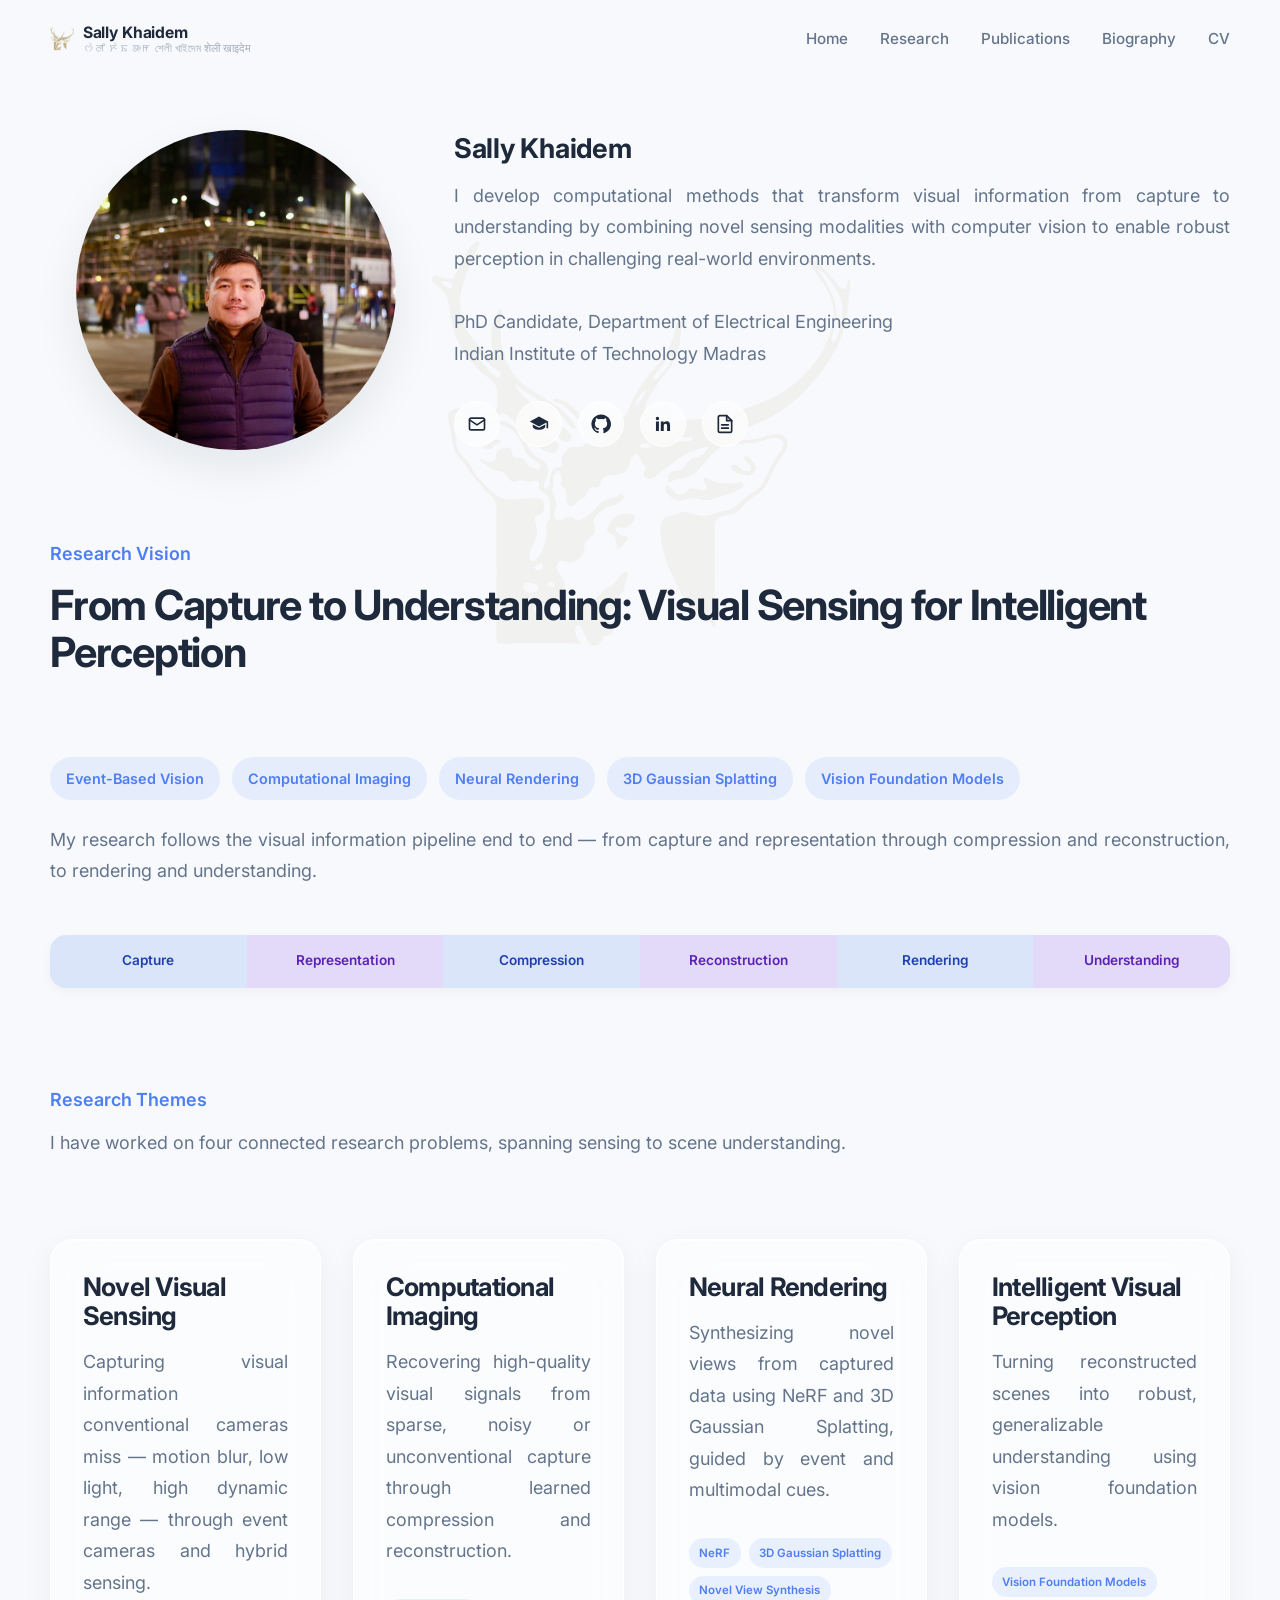
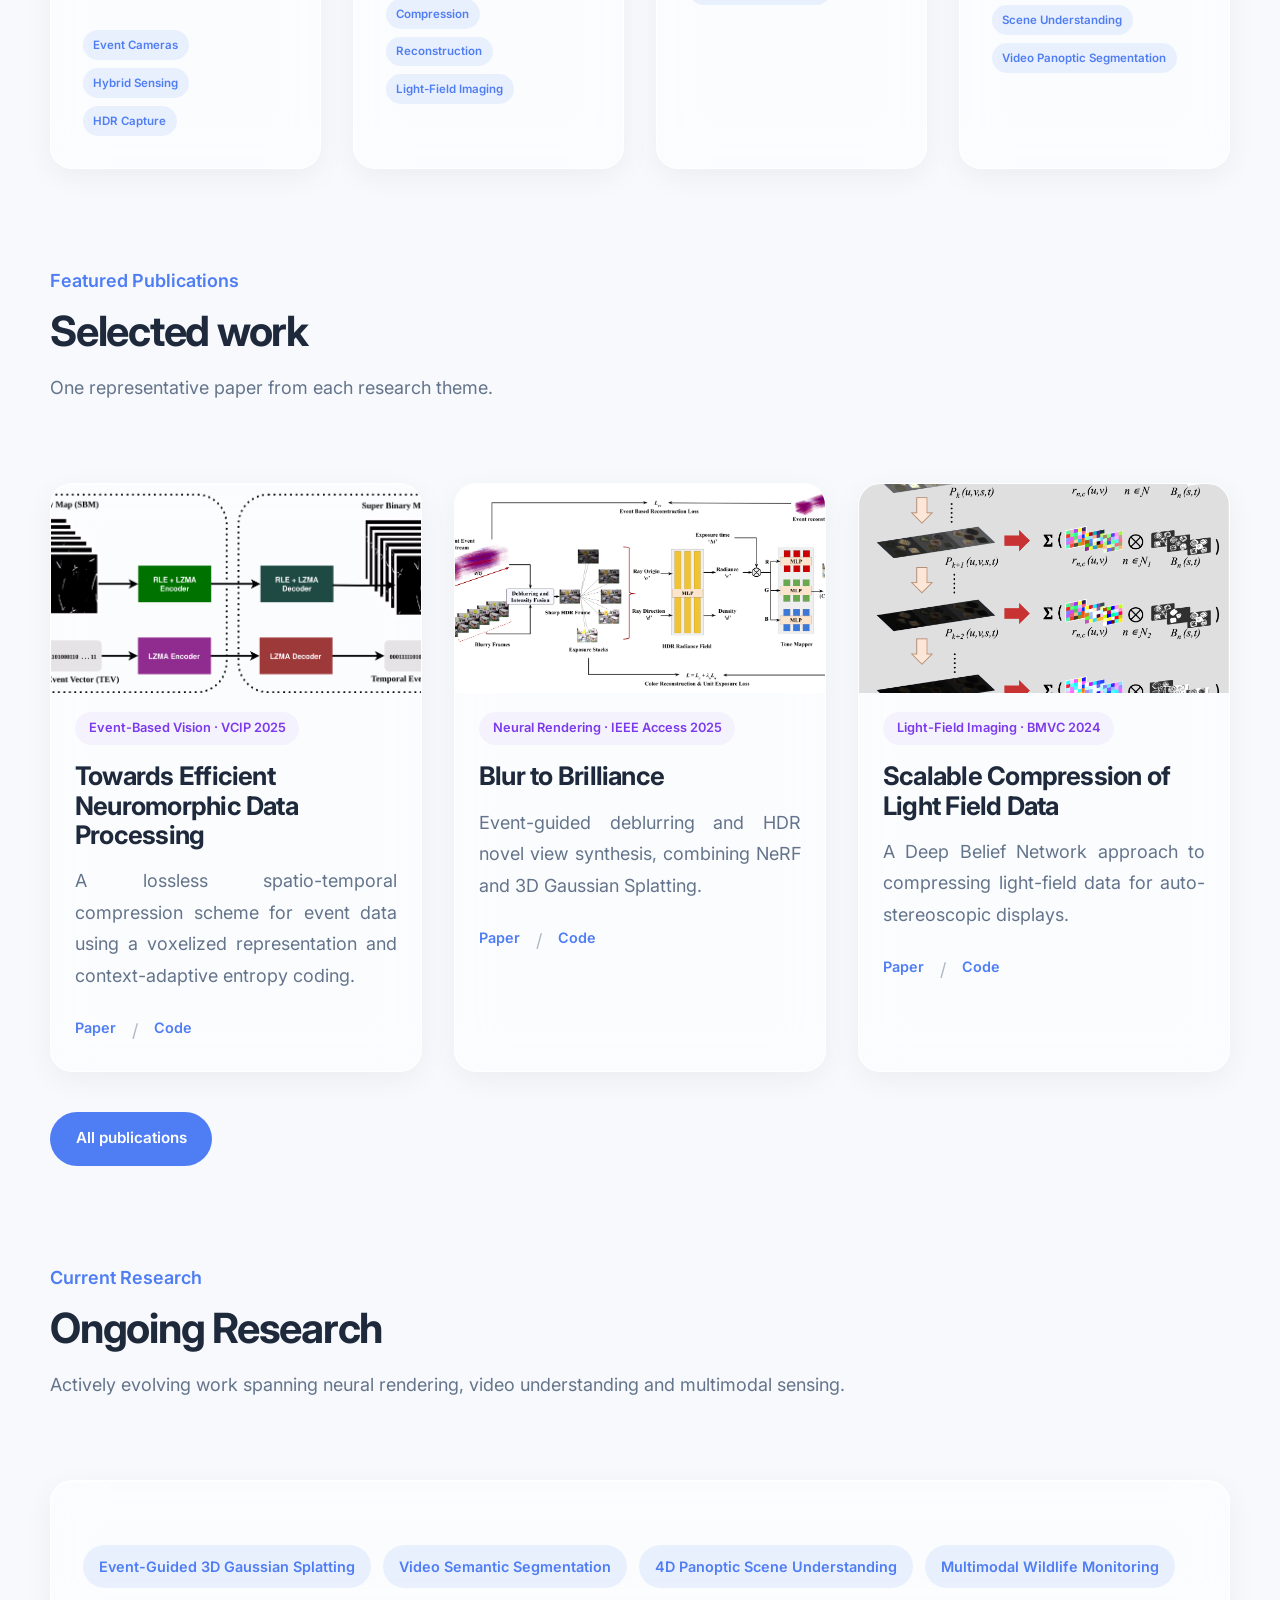
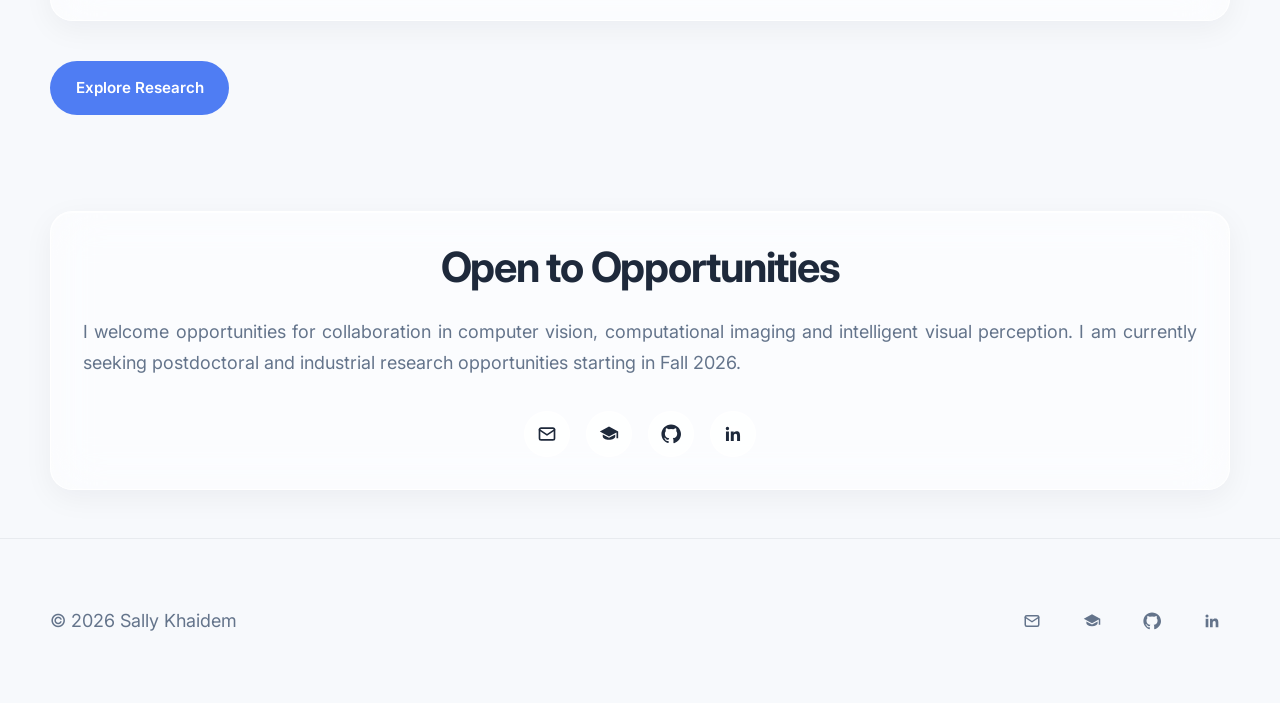
<file: index.html>
<!DOCTYPE html>
<html lang="en">
<head>
  <meta charset="UTF-8">
  <meta name="viewport" content="width=device-width, initial-scale=1">
  <title>Sally Khaidem</title>
  <meta name="description" content="I am a PhD researcher at IIT Madras working on event-based vision, computational imaging and neural rendering.">
  <link rel="icon" href="images/sangai.png" type="image/x-icon">
  <script>document.documentElement.classList.add("js");</script>

  <link href="https://fonts.googleapis.com/css2?family=Noto+Sans+Meetei+Mayek&family=Noto+Sans+Bengali&family=Noto+Sans+Devanagari&display=swap" rel="stylesheet">
  <link rel="stylesheet" href="css/style.css">
  <link rel="stylesheet" href="css/components.css">
  <link rel="stylesheet" href="css/responsive.css">

  <style>
    /* ----------------------------------------------------------
       Page-specific additions (kept minimal; everything else
       comes from style.css / components.css / responsive.css)
    ---------------------------------------------------------- */

    .hero-name{
      font-size: 1.05rem;
      font-weight: 600;
      color: var(--text-secondary);
      letter-spacing: .02em;
    }

    .hero-name-plate{
      display: flex;
      flex-wrap: wrap;
      align-items: baseline;
      gap: .7rem;
      margin-bottom: 1rem;
    }
    .hero-name-plate .name-en{
      font-size: 1.7rem;
      font-weight: 700;
      color: var(--text-primary);
      letter-spacing: -.01em;
    }
    .hero-name-plate .name-script{
      font-size: .85rem;
      font-weight: 400;
      letter-spacing: normal;
      color: var(--text-secondary);
      opacity: .55;
    }
    .hero-name-plate [lang="mni-Mtei"]{ font-family: 'Noto Sans Meetei Mayek', sans-serif }
    .hero-name-plate [lang="bn"]{ font-family: 'Noto Sans Bengali', sans-serif }
    .hero-name-plate [lang="hi"]{ font-family: 'Noto Sans Devanagari', sans-serif }
    @media (max-width:1024px){
      .hero-name-plate{ justify-content: center; }
    }

    .pipeline{
      display:flex;
      width:100%;
      flex-wrap:wrap;
      border-radius: var(--radius-md);
      overflow:hidden;
      box-shadow: var(--elevation-1);
      margin-top: 3rem;
    }
    .pipeline-arrow{
      display:none;
    }
    .pipeline-step{
      flex:1 1 16%;
      min-width: 110px;
      text-align:center;
      padding: .9rem .5rem;
      font-weight:600;
      font-size:.85rem;
      color: var(--text-primary);
      transition: var(--transition);
    }
    .pipeline-step:nth-child(1){ background: rgba(79,125,243,.16); color: #1E40AF; }
    .pipeline-step:nth-child(3){ background: rgba(124,58,237,.16); color: #5B21B6; }
    .pipeline-step:nth-child(5){ background: rgba(79,125,243,.16); color: #1E40AF; }
    .pipeline-step:nth-child(7){ background: rgba(124,58,237,.16); color: #5B21B6; }
    .pipeline-step:nth-child(9){ background: rgba(79,125,243,.16); color: #1E40AF; }
    .pipeline-step:nth-child(11){ background: rgba(124,58,237,.16); color: #5B21B6; }

    @media (max-width:640px){
      .pipeline-step{ flex-basis: 33.33%; font-size: .78rem; }
    }

    .publication-links a{
      font-size: .9rem;
      font-weight: 600;
    }
    .publication-links span.sep{
      color: var(--text-secondary);
      opacity: .5;
    }

    .current-research-list{
      display:flex;
      flex-direction:column;
      gap: 1.75rem;
    }
    .current-research-item h3{
      margin-bottom: .35rem;
    }
    .current-research-item p{
      max-width: none;
    }

    .theme-card .tag{
      font-size: .72rem;
      padding: .3rem .65rem;
    }
    .theme-card .tag-group{
      gap: .5rem;
    }

    /* Homepage-specific: tighter section rhythm than inner pages,
       to keep the whole page closer to ~2 screen heights. */
    #research-vision,
    #research-themes,
    #featured-publications,
    #current-research,
    #contact{
      padding: 3rem 0;
    }
    .hero{
      padding-top: 130px;
      padding-bottom: 2.5rem;
    }

    #featured-publications .publication-card{
      padding: 1.5rem;
    }
    #featured-publications .publication-image{
      margin: -1.5rem -1.5rem 1.1rem;
    }

  </style>
</head>
<body>

  <div class="watermark"></div>

  <!-- ============================================================
       NAVIGATION
  ============================================================ -->
  <header class="navbar">
    <div class="nav-container">
      <a href="index.html" class="logo">
        <img src="images/sangai.png" alt="Sally Khaidem">
        <span class="logo-name">
          <span class="logo-name-en">Sally Khaidem</span>
          <span class="logo-name-scripts"> <span class="name-script" lang="mni-Mtei">ꯁꯥꯂꯤ ꯈꯥꯏꯗꯦꯝ</span> <span class="name-script" lang="bn">শেলী খাইদেম</span> <span class="name-script" lang="hi">शेली खाइदेम</span></span>
        </span>
      </a>

      <nav class="nav-links">
        <a href="index.html">Home</a>
        <a href="research.html">Research</a>
        <a href="publications.html">Publications</a>
        <a href="biography.html">Biography</a>
        <a href="images/CV.pdf" target="_blank" rel="noopener">CV</a>
      </nav>

      <div class="menu-toggle" role="button" aria-label="Toggle menu" aria-expanded="false" tabindex="0">&#9776;</div>
    </div>
  </header>

  <!-- ============================================================
       HERO
  ============================================================ -->
  <section class="hero">
    <div class="container grid grid-center">

      <div class="col-4 flex-center">
        <div class="hero-photo">
          <img src="images/sally.jpeg" alt="Portrait of Sally Khaidem">
        </div>
      </div>

      <div class="col-8 hero-content">
        <h1 class="hero-name-plate">
          <span class="name-en">Sally Khaidem</span>
          <!--
          <span class="name-script" lang="mni-Mtei">ꯁꯥꯂꯤ ꯈꯥꯏꯗꯦꯝ</span>
          <span class="name-script" lang="bn">শেলী খাইদেম</span>
          <span class="name-script" lang="hi">शेली खाइदेम</span>
          -->
        </h1>

        <p class="hero-description">
          I develop computational methods that transform visual information from capture to understanding by combining novel sensing modalities with computer vision to enable robust perception in challenging real-world environments.
        </p>

        <p class="hero-affiliation">
          PhD Candidate, Department of Electrical Engineering<br>
          Indian Institute of Technology Madras
        </p>

        <div class="button-group">
          <a href="mailto:khaidemsally@gmail.com" class="icon-link" aria-label="Email" title="Email">
            <svg viewBox="0 0 24 24" fill="none" stroke="currentColor" stroke-width="2" stroke-linecap="round" stroke-linejoin="round"><rect x="3" y="5" width="18" height="14" rx="2"></rect><path d="m3 7 9 6 9-6"></path></svg>
          </a>
          <a href="https://scholar.google.com/citations?user=jx_fc4YAAAAJ&hl=en&authuser=1" class="icon-link" target="_blank" rel="noopener" aria-label="Google Scholar" title="Google Scholar">
            <svg viewBox="0 0 24 24" fill="currentColor"><path d="M12 3 1 9l11 6 9-4.91V17h2V9L12 3zm0 13.5L4.5 12.5V15c0 2 3 4 7.5 4s7.5-2 7.5-4v-2.5L12 16.5z"></path></svg>
          </a>
          <a href="https://github.com/sKhaidem" class="icon-link" target="_blank" rel="noopener" aria-label="GitHub" title="GitHub">
            <svg viewBox="0 0 24 24" fill="currentColor"><path d="M12 .5C5.73.5.5 5.73.5 12c0 5.08 3.29 9.39 7.86 10.91.57.1.78-.25.78-.55 0-.27-.01-1.16-.02-2.11-3.2.7-3.88-1.36-3.88-1.36-.53-1.34-1.29-1.7-1.29-1.7-1.05-.72.08-.71.08-.71 1.17.08 1.78 1.2 1.78 1.2 1.03 1.77 2.71 1.26 3.37.96.1-.75.4-1.26.73-1.55-2.55-.29-5.24-1.28-5.24-5.68 0-1.26.45-2.29 1.19-3.09-.12-.29-.52-1.47.11-3.06 0 0 .97-.31 3.18 1.18a11.05 11.05 0 0 1 5.79 0c2.2-1.49 3.18-1.18 3.18-1.18.63 1.59.23 2.77.11 3.06.74.8 1.19 1.83 1.19 3.09 0 4.41-2.69 5.38-5.25 5.67.41.36.78 1.06.78 2.15 0 1.55-.01 2.8-.01 3.18 0 .3.2.66.79.55C20.71 21.38 24 17.08 24 12c0-6.27-5.23-11.5-12-11.5Z"></path></svg>
          </a>
          <a href="https://www.linkedin.com/in/sally-khaidem-7914b257/" class="icon-link" target="_blank" rel="noopener" aria-label="LinkedIn" title="LinkedIn">
            <svg viewBox="0 0 24 24" fill="currentColor"><path d="M20.45 20.45h-3.55v-5.57c0-1.33-.02-3.04-1.85-3.04-1.85 0-2.14 1.45-2.14 2.94v5.67H9.36V9h3.41v1.56h.05c.48-.9 1.64-1.85 3.37-1.85 3.6 0 4.27 2.37 4.27 5.45v6.29zM5.34 7.43a2.06 2.06 0 1 1 0-4.12 2.06 2.06 0 0 1 0 4.12zM7.12 20.45H3.56V9h3.56v11.45z"></path></svg>
          </a>
          <a href="images/CV.pdf" class="icon-link" target="_blank" rel="noopener" aria-label="CV" title="CV">
            <svg viewBox="0 0 24 24" fill="none" stroke="currentColor" stroke-width="2" stroke-linecap="round" stroke-linejoin="round"><path d="M14 2H6a2 2 0 0 0-2 2v16a2 2 0 0 0 2 2h12a2 2 0 0 0 2-2V8z"></path><path d="M14 2v6h6"></path><line x1="8" y1="13" x2="16" y2="13"></line><line x1="8" y1="17" x2="16" y2="17"></line></svg>
          </a>
        </div>
      </div>

    </div>
  </section>

  <!-- ============================================================
       RESEARCH VISION
  ============================================================ -->
  <section id="research-vision">
    <div class="container fade-up">

      <div class="section-header">
        <p class="section-eyebrow" style="color:var(--accent); font-weight:600; margin-bottom:.75rem;">Research Vision</p>
        <h2 class="section-title">From Capture to Understanding: Visual Sensing for Intelligent Perception</h2>
      </div>

      <div class="tag-group">
        <span class="tag">Event-Based Vision</span>
        <span class="tag">Computational Imaging</span>
        <span class="tag">Neural Rendering</span>
        <span class="tag">3D Gaussian Splatting</span>
        <span class="tag">Vision Foundation Models</span>
      </div>

      <p class="reading" style="margin-top:1.5rem;">
        My research follows the visual information pipeline end to end — from capture and representation through compression and reconstruction, to rendering and understanding.
      </p>

      <div class="pipeline">
        <span class="pipeline-step">Capture</span>
        <span class="pipeline-arrow">&rarr;</span>
        <span class="pipeline-step">Representation</span>
        <span class="pipeline-arrow">&rarr;</span>
        <span class="pipeline-step">Compression</span>
        <span class="pipeline-arrow">&rarr;</span>
        <span class="pipeline-step">Reconstruction</span>
        <span class="pipeline-arrow">&rarr;</span>
        <span class="pipeline-step">Rendering</span>
        <span class="pipeline-arrow">&rarr;</span>
        <span class="pipeline-step">Understanding</span>
      </div>

    </div>
  </section>

  <!-- ============================================================
       RESEARCH THEMES
  ============================================================ -->
  <section id="research-themes">
    <div class="container fade-up">

      <div class="section-header">
        <p class="section-eyebrow" style="color:var(--accent); font-weight:600; margin-bottom:.75rem;">Research Themes</p>
        <!--
        <h2 class="section-title">Problems I work on</h2>
        -->
        <p class="section-subtitle">I have worked on four connected research problems, spanning sensing to scene understanding.</p>
      </div>

      <div class="card-grid">

        <div class="theme-card glass-card">
          <h3>Novel Visual Sensing</h3>
          <p>Capturing visual information conventional cameras miss &mdash; motion blur, low light, high dynamic range &mdash; through event cameras and hybrid sensing.</p>
          <div class="tag-group mt-sm">
            <span class="tag">Event Cameras</span>
            <span class="tag">Hybrid Sensing</span>
            <span class="tag">HDR Capture</span>
          </div>
        </div>

        <div class="theme-card glass-card">
          <h3>Computational Imaging</h3>
          <p>Recovering high-quality visual signals from sparse, noisy or unconventional capture through learned compression and reconstruction.</p>
          <div class="tag-group mt-sm">
            <span class="tag">Compression</span>
            <span class="tag">Reconstruction</span>
            <span class="tag">Light-Field Imaging</span>
          </div>
        </div>

        <div class="theme-card glass-card">
          <h3>Neural Rendering</h3>
          <p>Synthesizing novel views from captured data using NeRF and 3D Gaussian Splatting, guided by event and multimodal cues.</p>
          <div class="tag-group mt-sm">
            <span class="tag">NeRF</span>
            <span class="tag">3D Gaussian Splatting</span>
            <span class="tag">Novel View Synthesis</span>
          </div>
        </div>

        <div class="theme-card glass-card">
          <h3>Intelligent Visual Perception</h3>
          <p>Turning reconstructed scenes into robust, generalizable understanding using vision foundation models.</p>
          <div class="tag-group mt-sm">
            <span class="tag">Vision Foundation Models</span>
            <span class="tag">Scene Understanding</span>
            <span class="tag">Video Panoptic Segmentation</span>
          </div>
        </div>

      </div>

    </div>
  </section>

  <!-- ============================================================
       FEATURED PUBLICATIONS
  ============================================================ -->
  <section id="featured-publications">
    <div class="container fade-up">

      <div class="section-header">
        <p class="section-eyebrow" style="color:var(--accent); font-weight:600; margin-bottom:.75rem;">Featured Publications</p>
        <h2 class="section-title">Selected work</h2>
        <p class="section-subtitle">One representative paper from each research theme.</p>
      </div>

      <div class="publication-grid">

        <div class="publication-card glass-card">
          <div class="publication-image">
            <img src="images/vcip.png" alt="Thumbnail for VCIP 2025 paper">
          </div>
          <span class="venue">Event-Based Vision &middot; VCIP 2025</span>
          <h3>Towards Efficient Neuromorphic Data Processing</h3>
          <p>A lossless spatio-temporal compression scheme for event data using a voxelized representation and context-adaptive entropy coding.</p>
          <div class="publication-links">
            <a href="#">Paper</a>
            <span class="sep">/</span>
            <a href="#">Code</a>
          </div>
        </div>

        <div class="publication-card glass-card">
          <div class="publication-image">
            <img src="images/access.png" alt="Thumbnail for IEEE Access 2025 paper">
          </div>
          <span class="venue">Neural Rendering &middot; IEEE Access 2025</span>
          <h3>Blur to Brilliance</h3>
          <p>Event-guided deblurring and HDR novel view synthesis, combining NeRF and 3D Gaussian Splatting.</p>
          <div class="publication-links">
            <a href="#">Paper</a>
            <span class="sep">/</span>
            <a href="#">Code</a>
          </div>
        </div>

        <div class="publication-card glass-card">
          <div class="publication-image">
            <img src="images/BMVC.png" alt="Thumbnail for BMVC 2024 paper">
          </div>
          <span class="venue">Light-Field Imaging &middot; BMVC 2024</span>
          <h3>Scalable Compression of Light Field Data</h3>
          <p>A Deep Belief Network approach to compressing light-field data for auto-stereoscopic displays.</p>
          <div class="publication-links">
            <a href="#">Paper</a>
            <span class="sep">/</span>
            <a href="#">Code</a>
          </div>
        </div>

      </div>

      <div class="mt-lg">
        <a href="publications.html" class="btn btn-primary">All publications</a>
      </div>

    </div>
  </section>

<!-- ============================================================
     CURRENT RESEARCH
============================================================ -->
<section id="current-research">

    <div class="container fade-up">

        <div class="section-header">

            <p class="section-eyebrow"
               style="color:var(--accent); font-weight:600; margin-bottom:.75rem;">
                Current Research
            </p>

            <h2 class="section-title">
                Ongoing Research
            </h2>

            <p class="section-subtitle">
            Actively evolving work spanning neural rendering, video understanding and multimodal sensing.
        </p>

        </div>


        <div class="glass-card">
          <div class="tag-group">
            <span class="tag">Event-Guided 3D Gaussian Splatting</span>
            <span class="tag">Video Semantic Segmentation</span>
            <span class="tag">4D Panoptic Scene Understanding</span>
            <span class="tag">Multimodal Wildlife Monitoring</span>
          </div>
        </div>


        <div class="button-group mt-lg">

            <a href="research.html" class="btn btn-primary">
                Explore Research
            </a>

        </div>

    </div>

</section>

  <!-- ============================================================
       CONTACT
  ============================================================ -->
  <section id="contact">
    <div class="container fade-up">
      <div class="glass-card contact-card">
        <h2>Open to Opportunities</h2>
        <p style="margin-inline:auto;">I welcome opportunities for collaboration in computer vision, computational imaging and intelligent visual perception. I am currently seeking postdoctoral and industrial research opportunities starting in Fall 2026.</p>

        <div class="contact-links">
          <a href="mailto:khaidemsally@gmail.com" class="icon-link" aria-label="Email" title="Email">
            <svg viewBox="0 0 24 24" fill="none" stroke="currentColor" stroke-width="2" stroke-linecap="round" stroke-linejoin="round"><rect x="3" y="5" width="18" height="14" rx="2"></rect><path d="m3 7 9 6 9-6"></path></svg>
          </a>
          <a href="https://scholar.google.com/citations?user=jx_fc4YAAAAJ&hl=en&authuser=1" class="icon-link" target="_blank" rel="noopener" aria-label="Google Scholar" title="Google Scholar">
            <svg viewBox="0 0 24 24" fill="currentColor"><path d="M12 3 1 9l11 6 9-4.91V17h2V9L12 3zm0 13.5L4.5 12.5V15c0 2 3 4 7.5 4s7.5-2 7.5-4v-2.5L12 16.5z"></path></svg>
          </a>
          <a href="https://github.com/sKhaidem" class="icon-link" target="_blank" rel="noopener" aria-label="GitHub" title="GitHub">
            <svg viewBox="0 0 24 24" fill="currentColor"><path d="M12 .5C5.73.5.5 5.73.5 12c0 5.08 3.29 9.39 7.86 10.91.57.1.78-.25.78-.55 0-.27-.01-1.16-.02-2.11-3.2.7-3.88-1.36-3.88-1.36-.53-1.34-1.29-1.7-1.29-1.7-1.05-.72.08-.71.08-.71 1.17.08 1.78 1.2 1.78 1.2 1.03 1.77 2.71 1.26 3.37.96.1-.75.4-1.26.73-1.55-2.55-.29-5.24-1.28-5.24-5.68 0-1.26.45-2.29 1.19-3.09-.12-.29-.52-1.47.11-3.06 0 0 .97-.31 3.18 1.18a11.05 11.05 0 0 1 5.79 0c2.2-1.49 3.18-1.18 3.18-1.18.63 1.59.23 2.77.11 3.06.74.8 1.19 1.83 1.19 3.09 0 4.41-2.69 5.38-5.25 5.67.41.36.78 1.06.78 2.15 0 1.55-.01 2.8-.01 3.18 0 .3.2.66.79.55C20.71 21.38 24 17.08 24 12c0-6.27-5.23-11.5-12-11.5Z"></path></svg>
          </a>
          <a href="https://www.linkedin.com/in/sally-khaidem-7914b257/" class="icon-link" target="_blank" rel="noopener" aria-label="LinkedIn" title="LinkedIn">
            <svg viewBox="0 0 24 24" fill="currentColor"><path d="M20.45 20.45h-3.55v-5.57c0-1.33-.02-3.04-1.85-3.04-1.85 0-2.14 1.45-2.14 2.94v5.67H9.36V9h3.41v1.56h.05c.48-.9 1.64-1.85 3.37-1.85 3.6 0 4.27 2.37 4.27 5.45v6.29zM5.34 7.43a2.06 2.06 0 1 1 0-4.12 2.06 2.06 0 0 1 0 4.12zM7.12 20.45H3.56V9h3.56v11.45z"></path></svg>
          </a>
        </div>
      </div>
    </div>
  </section>

  <!-- ============================================================
       FOOTER
  ============================================================ -->
  <footer>
    <div class="container footer-content">
      <p>&copy; 2026 Sally Khaidem</p>
      <div class="footer-links">
        <a href="mailto:khaidemsally@gmail.com" class="footer-icon-link" aria-label="Email" title="Email">
          <svg viewBox="0 0 24 24" fill="none" stroke="currentColor" stroke-width="2" stroke-linecap="round" stroke-linejoin="round"><rect x="3" y="5" width="18" height="14" rx="2"></rect><path d="m3 7 9 6 9-6"></path></svg>
        </a>
        <a href="https://scholar.google.com/citations?user=jx_fc4YAAAAJ&hl=en&authuser=1" class="footer-icon-link" target="_blank" rel="noopener" aria-label="Google Scholar" title="Google Scholar">
          <svg viewBox="0 0 24 24" fill="currentColor"><path d="M12 3 1 9l11 6 9-4.91V17h2V9L12 3zm0 13.5L4.5 12.5V15c0 2 3 4 7.5 4s7.5-2 7.5-4v-2.5L12 16.5z"></path></svg>
        </a>
        <a href="https://github.com/sKhaidem" class="footer-icon-link" target="_blank" rel="noopener" aria-label="GitHub" title="GitHub">
          <svg viewBox="0 0 24 24" fill="currentColor"><path d="M12 .5C5.73.5.5 5.73.5 12c0 5.08 3.29 9.39 7.86 10.91.57.1.78-.25.78-.55 0-.27-.01-1.16-.02-2.11-3.2.7-3.88-1.36-3.88-1.36-.53-1.34-1.29-1.7-1.29-1.7-1.05-.72.08-.71.08-.71 1.17.08 1.78 1.2 1.78 1.2 1.03 1.77 2.71 1.26 3.37.96.1-.75.4-1.26.73-1.55-2.55-.29-5.24-1.28-5.24-5.68 0-1.26.45-2.29 1.19-3.09-.12-.29-.52-1.47.11-3.06 0 0 .97-.31 3.18 1.18a11.05 11.05 0 0 1 5.79 0c2.2-1.49 3.18-1.18 3.18-1.18.63 1.59.23 2.77.11 3.06.74.8 1.19 1.83 1.19 3.09 0 4.41-2.69 5.38-5.25 5.67.41.36.78 1.06.78 2.15 0 1.55-.01 2.8-.01 3.18 0 .3.2.66.79.55C20.71 21.38 24 17.08 24 12c0-6.27-5.23-11.5-12-11.5Z"></path></svg>
        </a>
        <a href="https://www.linkedin.com/in/sally-khaidem-7914b257/" class="footer-icon-link" target="_blank" rel="noopener" aria-label="LinkedIn" title="LinkedIn">
          <svg viewBox="0 0 24 24" fill="currentColor"><path d="M20.45 20.45h-3.55v-5.57c0-1.33-.02-3.04-1.85-3.04-1.85 0-2.14 1.45-2.14 2.94v5.67H9.36V9h3.41v1.56h.05c.48-.9 1.64-1.85 3.37-1.85 3.6 0 4.27 2.37 4.27 5.45v6.29zM5.34 7.43a2.06 2.06 0 1 1 0-4.12 2.06 2.06 0 0 1 0 4.12zM7.12 20.45H3.56V9h3.56v11.45z"></path></svg>
        </a>
      </div>
    </div>
  </footer>

  <script src="js/main.js"></script>
</body>
</html>
</file>
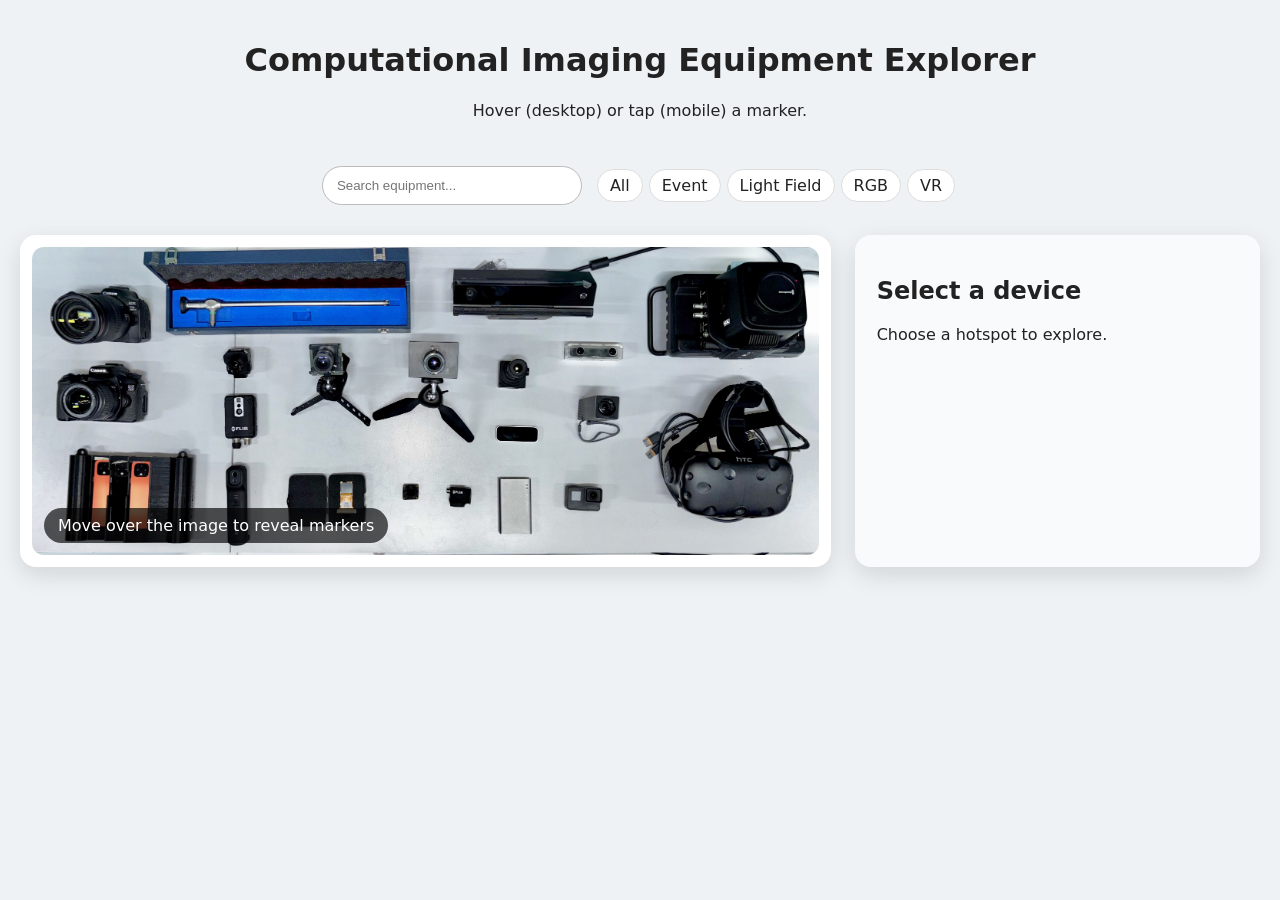
<file: equipment-explorer/index.html>
<!DOCTYPE html>
<html lang="en">
<head>
<meta charset="UTF-8">
<meta name="viewport" content="width=device-width,initial-scale=1">
<title>Equipment Explorer</title>
<link rel="stylesheet" href="css/style.css">
</head>
<body>
<header><h1>Computational Imaging Equipment Explorer</h1>
<p>Hover (desktop) or tap (mobile) a marker.</p></header>

<div class="toolbar">
<input id="search" placeholder="Search equipment...">
<div id="chips"></div>
</div>

<div class="layout">
<div class="image-panel" id="panel">
<img src="images/equipment.jpg" alt="equipment">

<button class="spot" data-id="event" style="left:48%;top:33%;">1</button>
<button class="spot" data-id="lightfield" style="left:21%;top:10%;">2</button>
<button class="spot" data-id="dslr" style="left:4%;top:7%;">3</button>
<button class="spot" data-id="vr" style="left:84%;top:66%;">4</button>

<div class="hint">Move over the image to reveal markers</div>
</div>

<aside class="card" id="card">
<h2>Select a device</h2>
<p>Choose a hotspot to explore.</p>
</aside>
</div>

<div id="sheet" class="sheet"></div>

<script src="js/equipment.js"></script>
<script src="js/app.js"></script>
</body>
</html>
</file>
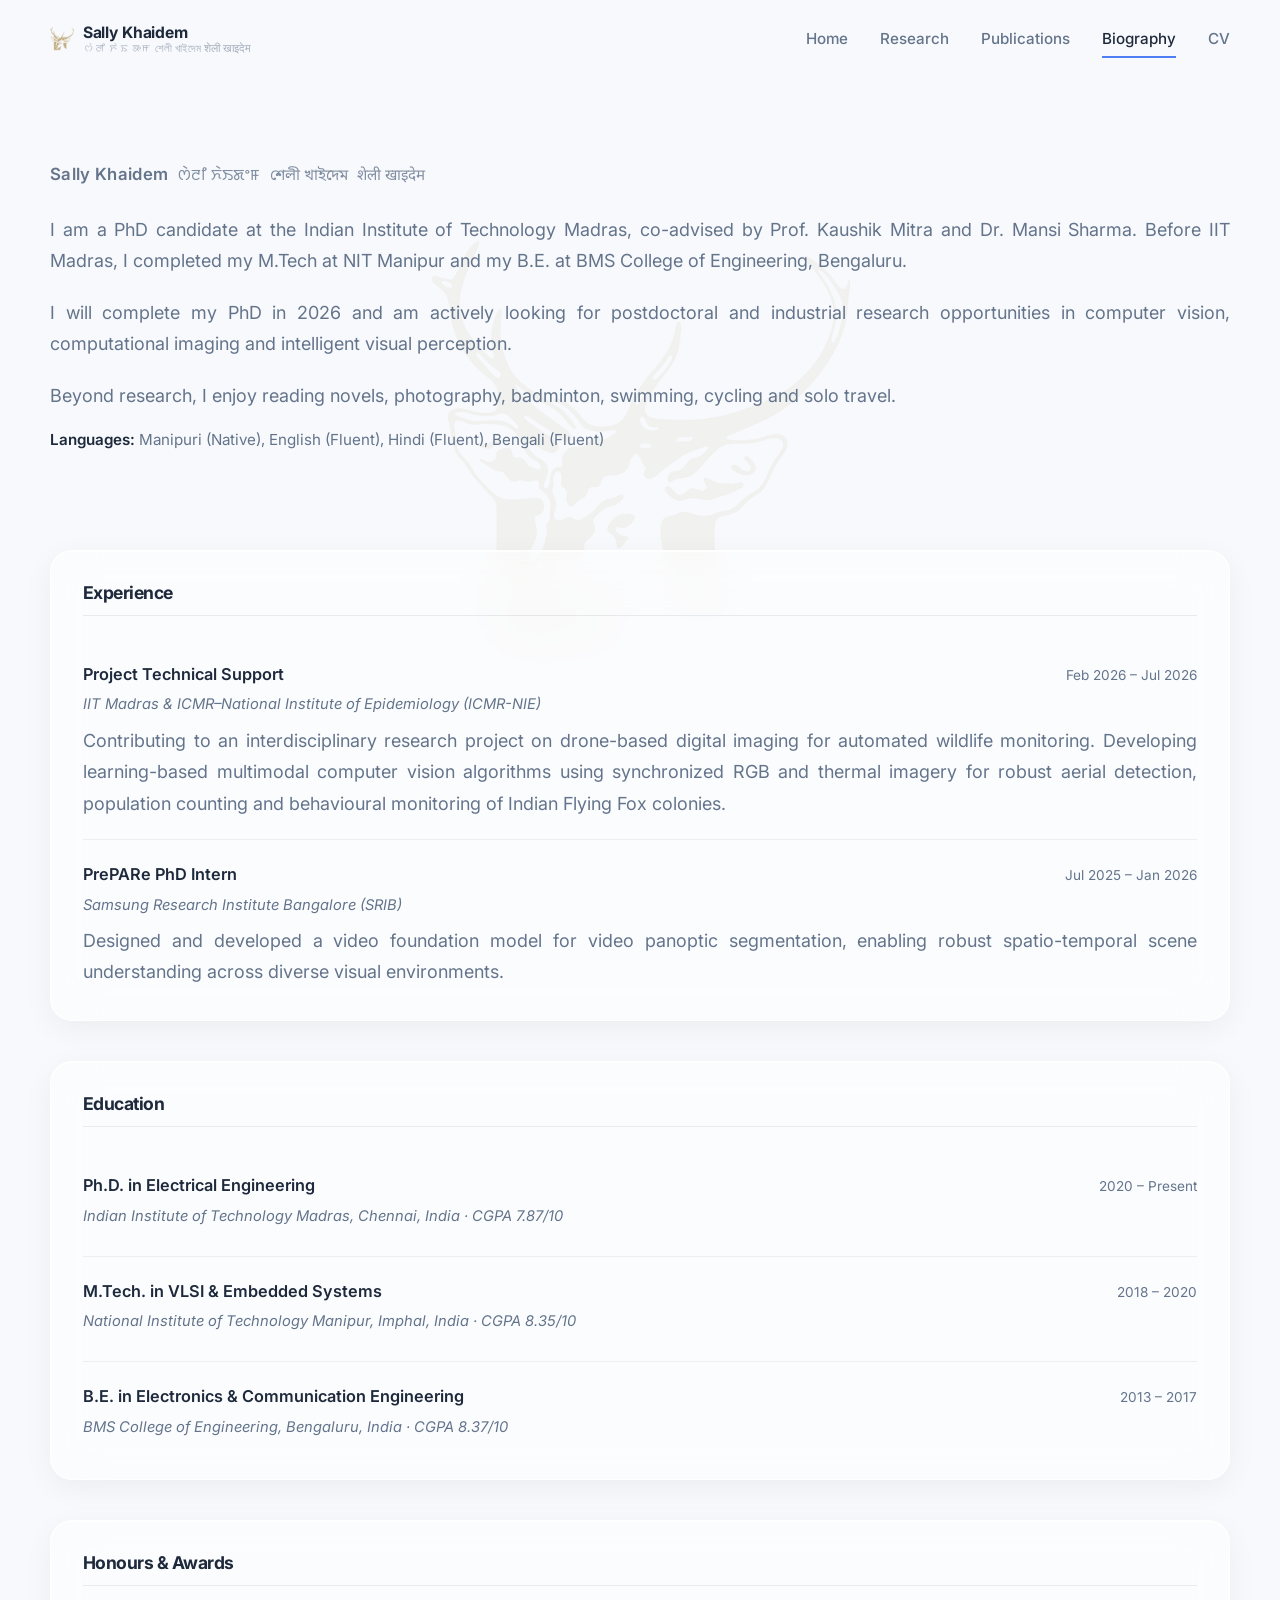
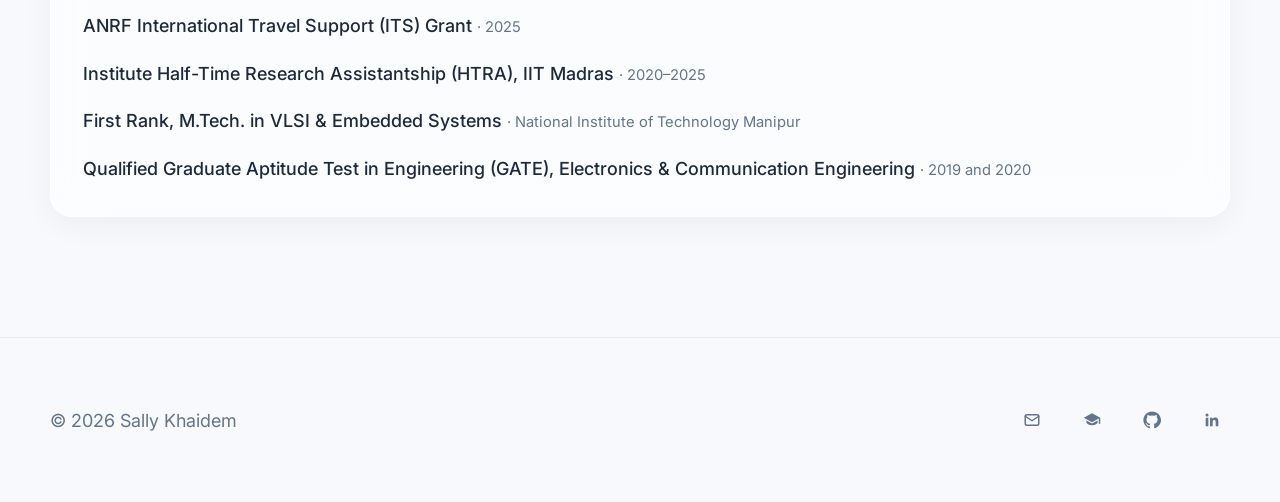
<file: biography.html>
<!DOCTYPE html>
<html lang="en">
<head>
  <meta charset="UTF-8">
  <meta name="viewport" content="width=device-width, initial-scale=1">
  <title>Biography — Sally Khaidem</title>
  <meta name="description" content="Education, experience, awards and interests of Sally Khaidem, PhD researcher at IIT Madras.">
  <link rel="icon" href="images/sangai.png" type="image/x-icon">
  <script>document.documentElement.classList.add("js");</script>

  <link href="https://fonts.googleapis.com/css2?family=Noto+Sans+Meetei+Mayek&family=Noto+Sans+Bengali&family=Noto+Sans+Devanagari&display=swap" rel="stylesheet">
  <link rel="stylesheet" href="css/style.css">
  <link rel="stylesheet" href="css/components.css">
  <link rel="stylesheet" href="css/responsive.css">

  <style>
    /* ----------------------------------------------------------
       Page-specific additions (same pattern as other pages)
    ---------------------------------------------------------- */

    .nav-links a.active{ color: var(--text-primary); }
    .nav-links a.active::after{ transform: scaleX(1); }

    .page-header{
      padding-top: 160px;
      padding-bottom: 1rem;
    }
    .page-eyebrow{
      color: var(--accent);
      font-weight: 600;
      margin-bottom: .75rem;
    }
    .page-title{
      font-size: var(--fs-h1);
      margin-bottom: 1.25rem;
    }

    .bio-name-plate{
      display: flex;
      flex-wrap: wrap;
      align-items: baseline;
      gap: .6rem;
      margin-bottom: 1.5rem;
    }
    .bio-name-plate .name-en{
      font-size: 1.05rem;
      font-weight: 600;
      color: var(--text-secondary);
      letter-spacing: .02em;
    }
    .bio-name-plate .name-script{
      font-size: .95rem;
      color: var(--text-secondary);
      opacity: .8;
    }
    .bio-name-plate [lang="mni-Mtei"]{ font-family: 'Noto Sans Meetei Mayek', sans-serif; }
    .bio-name-plate [lang="bn"]{ font-family: 'Noto Sans Bengali', sans-serif; }
    .bio-name-plate [lang="hi"]{ font-family: 'Noto Sans Devanagari', sans-serif; }

    .theme-block{
      margin-bottom: 2.5rem;
    }
    .theme-block-title{
      font-size: 1.1rem;
      color: var(--text-primary);
      margin-bottom: 1.5rem;
      padding-bottom: .75rem;
      border-bottom: 1px solid rgba(15,23,42,.08);
    }

    .entry{
      padding: 1.25rem 0;
      border-bottom: 1px solid rgba(15,23,42,.06);
    }
    .theme-block .entry:last-child{
      border-bottom: none;
      padding-bottom: 0;
    }
    .entry-top{
      display:flex;
      justify-content: space-between;
      align-items: baseline;
      gap: 1rem;
      flex-wrap: wrap;
      margin-bottom: .25rem;
    }
    .entry-title{
      color: var(--text-primary);
      font-weight: 600;
      font-size: 1.02rem;
    }
    .entry-meta{
      font-size: .85rem;
      color: var(--text-secondary);
      white-space: nowrap;
    }
    .entry-sub{
      font-size: .92rem;
      color: var(--text-secondary);
      font-style: italic;
      margin-bottom: .4rem;
    }
    .entry p{
      max-width: none;
    }

    .award-list{
      display:flex;
      flex-direction:column;
      gap: 1rem;
    }
    .award-item{
      color: var(--text-primary);
      font-weight: 500;
    }
    .award-item .award-meta{
      color: var(--text-secondary);
      font-weight: 400;
      font-size: .92rem;
    }

    .languages-row{
      margin-top: 1rem;
      color: var(--text-secondary);
      font-size: .95rem;
    }
    .languages-row strong{
      color: var(--text-primary);
    }

    @media (max-width:768px){
      .page-header{ padding-top:120px; }
      .entry-top{ flex-direction:column; gap:.25rem; }
    }
  </style>
</head>
<body>

  <div class="watermark"></div>

  <!-- ============================================================
       NAVIGATION
  ============================================================ -->
  <header class="navbar">
    <div class="nav-container">
      <a href="index.html" class="logo">
        <img src="images/sangai.png" alt="Sally Khaidem">
        <span class="logo-name">
          <span class="logo-name-en">Sally Khaidem</span>
          <span class="logo-name-scripts"><span class="name-script" lang="mni-Mtei">ꯁꯥꯂꯤ ꯈꯥꯏꯗꯦꯝ</span> <span class="name-script" lang="bn">শেলী খাইদেম</span> <span class="name-script" lang="hi">शेली खाइदेम</span></span>
        </span>
      </a>

      <nav class="nav-links">
        <a href="index.html">Home</a>
        <a href="research.html">Research</a>
        <a href="publications.html">Publications</a>
        <a href="biography.html" class="active">Biography</a>
        <a href="images/CV.pdf" target="_blank" rel="noopener">CV</a>
      </nav>

      <div class="menu-toggle" role="button" aria-label="Toggle menu" aria-expanded="false" tabindex="0">&#9776;</div>
    </div>
  </header>

  <!-- ============================================================
       PAGE HEADER
  ============================================================ -->
  <section class="page-header">
    <div class="container fade-up">
      <!--
      <p class="page-eyebrow">Biography</p>
      -->
      <div class="bio-name-plate">
        <span class="name-en">Sally Khaidem</span>
        <span class="name-script" lang="mni-Mtei">ꯁꯥꯂꯤ ꯈꯥꯏꯗꯦꯝ</span>
        <span class="name-script" lang="bn">শেলী খাইদেম</span>
        <span class="name-script" lang="hi">शेली खाइदेम</span>
      </div>

      <!--

      <h1 class="page-title">Who I am</h1>
      -->
      <p class="reading">
        I am a PhD candidate at the Indian Institute of Technology Madras, co-advised by
        Prof. Kaushik Mitra and Dr. Mansi Sharma. Before IIT Madras, I completed my M.Tech at
        NIT Manipur and my B.E. at BMS College of Engineering, Bengaluru.
      </p>

      <p class="reading" style="margin-top:1.25rem;">
        I will complete my PhD in 2026 and am actively looking for postdoctoral and industrial
        research opportunities in computer vision, computational imaging and intelligent visual
        perception.
      </p>

      <p class="reading" style="margin-top:1.25rem;">
        Beyond research, I enjoy reading novels, photography, badminton, swimming, cycling and
        solo travel.
      </p>

      <p class="languages-row"><strong>Languages:</strong> Manipuri (Native), English (Fluent), Hindi (Fluent), Bengali (Fluent)</p>
    </div>
  </section>

  <!-- ============================================================
       EXPERIENCE
  ============================================================ -->
  <section id="experience">
    <div class="container fade-up">

      <div class="glass-card theme-block">
        <h3 class="theme-block-title">Experience</h3>

        <div class="entry">
          <div class="entry-top">
            <span class="entry-title">Project Technical Support</span>
            <span class="entry-meta">Feb 2026 &ndash; Jul 2026</span>
          </div>
          <p class="entry-sub">IIT Madras &amp; ICMR&ndash;National Institute of Epidemiology (ICMR-NIE)</p>
          <p>Contributing to an interdisciplinary research project on drone-based digital imaging for automated wildlife monitoring. Developing learning-based multimodal computer vision algorithms using synchronized RGB and thermal imagery for robust aerial detection, population counting and behavioural monitoring of Indian Flying Fox colonies.</p>
        </div>

        <div class="entry">
          <div class="entry-top">
            <span class="entry-title">PrePARe PhD Intern</span>
            <span class="entry-meta">Jul 2025 &ndash; Jan 2026</span>
          </div>
          <p class="entry-sub">Samsung Research Institute Bangalore (SRIB)</p>
          <p>Designed and developed a video foundation model for video panoptic segmentation, enabling robust spatio-temporal scene understanding across diverse visual environments.</p>
        </div>
      </div>

      <!-- ========================================================
           EDUCATION
      ======================================================== -->
      <div class="glass-card theme-block">
        <h3 class="theme-block-title">Education</h3>

        <div class="entry">
          <div class="entry-top">
            <span class="entry-title">Ph.D. in Electrical Engineering</span>
            <span class="entry-meta">2020 &ndash; Present</span>
          </div>
          <p class="entry-sub">Indian Institute of Technology Madras, Chennai, India &middot; CGPA 7.87/10</p>
        </div>

        <div class="entry">
          <div class="entry-top">
            <span class="entry-title">M.Tech. in VLSI &amp; Embedded Systems</span>
            <span class="entry-meta">2018 &ndash; 2020</span>
          </div>
          <p class="entry-sub">National Institute of Technology Manipur, Imphal, India &middot; CGPA 8.35/10</p>
        </div>

        <div class="entry">
          <div class="entry-top">
            <span class="entry-title">B.E. in Electronics &amp; Communication Engineering</span>
            <span class="entry-meta">2013 &ndash; 2017</span>
          </div>
          <p class="entry-sub">BMS College of Engineering, Bengaluru, India &middot; CGPA 8.37/10</p>
        </div>
      </div>

      <!-- ========================================================
           AWARDS & HONOURS
      ======================================================== -->
      <div class="glass-card theme-block">
        <h3 class="theme-block-title">Honours &amp; Awards</h3>

        <div class="award-list">
          <div class="award-item">ANRF International Travel Support (ITS) Grant <span class="award-meta">&middot; 2025</span></div>
          <div class="award-item">Institute Half-Time Research Assistantship (HTRA), IIT Madras <span class="award-meta">&middot; 2020&ndash;2025</span></div>
          <div class="award-item">First Rank, M.Tech. in VLSI &amp; Embedded Systems <span class="award-meta">&middot; National Institute of Technology Manipur</span></div>
          <div class="award-item">Qualified Graduate Aptitude Test in Engineering (GATE), Electronics &amp; Communication Engineering <span class="award-meta">&middot; 2019 and 2020</span></div>
        </div>
      </div>

    </div>
  </section>

  <!-- ============================================================
       FOOTER
  ============================================================ -->
  <footer>
    <div class="container footer-content">
      <p>&copy; 2026 Sally Khaidem</p>
      <div class="footer-links">
        <a href="mailto:khaidemsally@gmail.com" class="footer-icon-link" aria-label="Email" title="Email">
          <svg viewBox="0 0 24 24" fill="none" stroke="currentColor" stroke-width="2" stroke-linecap="round" stroke-linejoin="round"><rect x="3" y="5" width="18" height="14" rx="2"></rect><path d="m3 7 9 6 9-6"></path></svg>
        </a>
        <a href="https://scholar.google.com/citations?user=jx_fc4YAAAAJ&hl=en&authuser=1" class="footer-icon-link" target="_blank" rel="noopener" aria-label="Google Scholar" title="Google Scholar">
          <svg viewBox="0 0 24 24" fill="currentColor"><path d="M12 3 1 9l11 6 9-4.91V17h2V9L12 3zm0 13.5L4.5 12.5V15c0 2 3 4 7.5 4s7.5-2 7.5-4v-2.5L12 16.5z"></path></svg>
        </a>
        <a href="https://github.com/sKhaidem" class="footer-icon-link" target="_blank" rel="noopener" aria-label="GitHub" title="GitHub">
          <svg viewBox="0 0 24 24" fill="currentColor"><path d="M12 .5C5.73.5.5 5.73.5 12c0 5.08 3.29 9.39 7.86 10.91.57.1.78-.25.78-.55 0-.27-.01-1.16-.02-2.11-3.2.7-3.88-1.36-3.88-1.36-.53-1.34-1.29-1.7-1.29-1.7-1.05-.72.08-.71.08-.71 1.17.08 1.78 1.2 1.78 1.2 1.03 1.77 2.71 1.26 3.37.96.1-.75.4-1.26.73-1.55-2.55-.29-5.24-1.28-5.24-5.68 0-1.26.45-2.29 1.19-3.09-.12-.29-.52-1.47.11-3.06 0 0 .97-.31 3.18 1.18a11.05 11.05 0 0 1 5.79 0c2.2-1.49 3.18-1.18 3.18-1.18.63 1.59.23 2.77.11 3.06.74.8 1.19 1.83 1.19 3.09 0 4.41-2.69 5.38-5.25 5.67.41.36.78 1.06.78 2.15 0 1.55-.01 2.8-.01 3.18 0 .3.2.66.79.55C20.71 21.38 24 17.08 24 12c0-6.27-5.23-11.5-12-11.5Z"></path></svg>
        </a>
        <a href="https://www.linkedin.com/in/sally-khaidem-7914b257/" class="footer-icon-link" target="_blank" rel="noopener" aria-label="LinkedIn" title="LinkedIn">
          <svg viewBox="0 0 24 24" fill="currentColor"><path d="M20.45 20.45h-3.55v-5.57c0-1.33-.02-3.04-1.85-3.04-1.85 0-2.14 1.45-2.14 2.94v5.67H9.36V9h3.41v1.56h.05c.48-.9 1.64-1.85 3.37-1.85 3.6 0 4.27 2.37 4.27 5.45v6.29zM5.34 7.43a2.06 2.06 0 1 1 0-4.12 2.06 2.06 0 0 1 0 4.12zM7.12 20.45H3.56V9h3.56v11.45z"></path></svg>
        </a>
      </div>
    </div>
  </footer>

  <script src="js/main.js"></script>
</body>
</html>
</file>
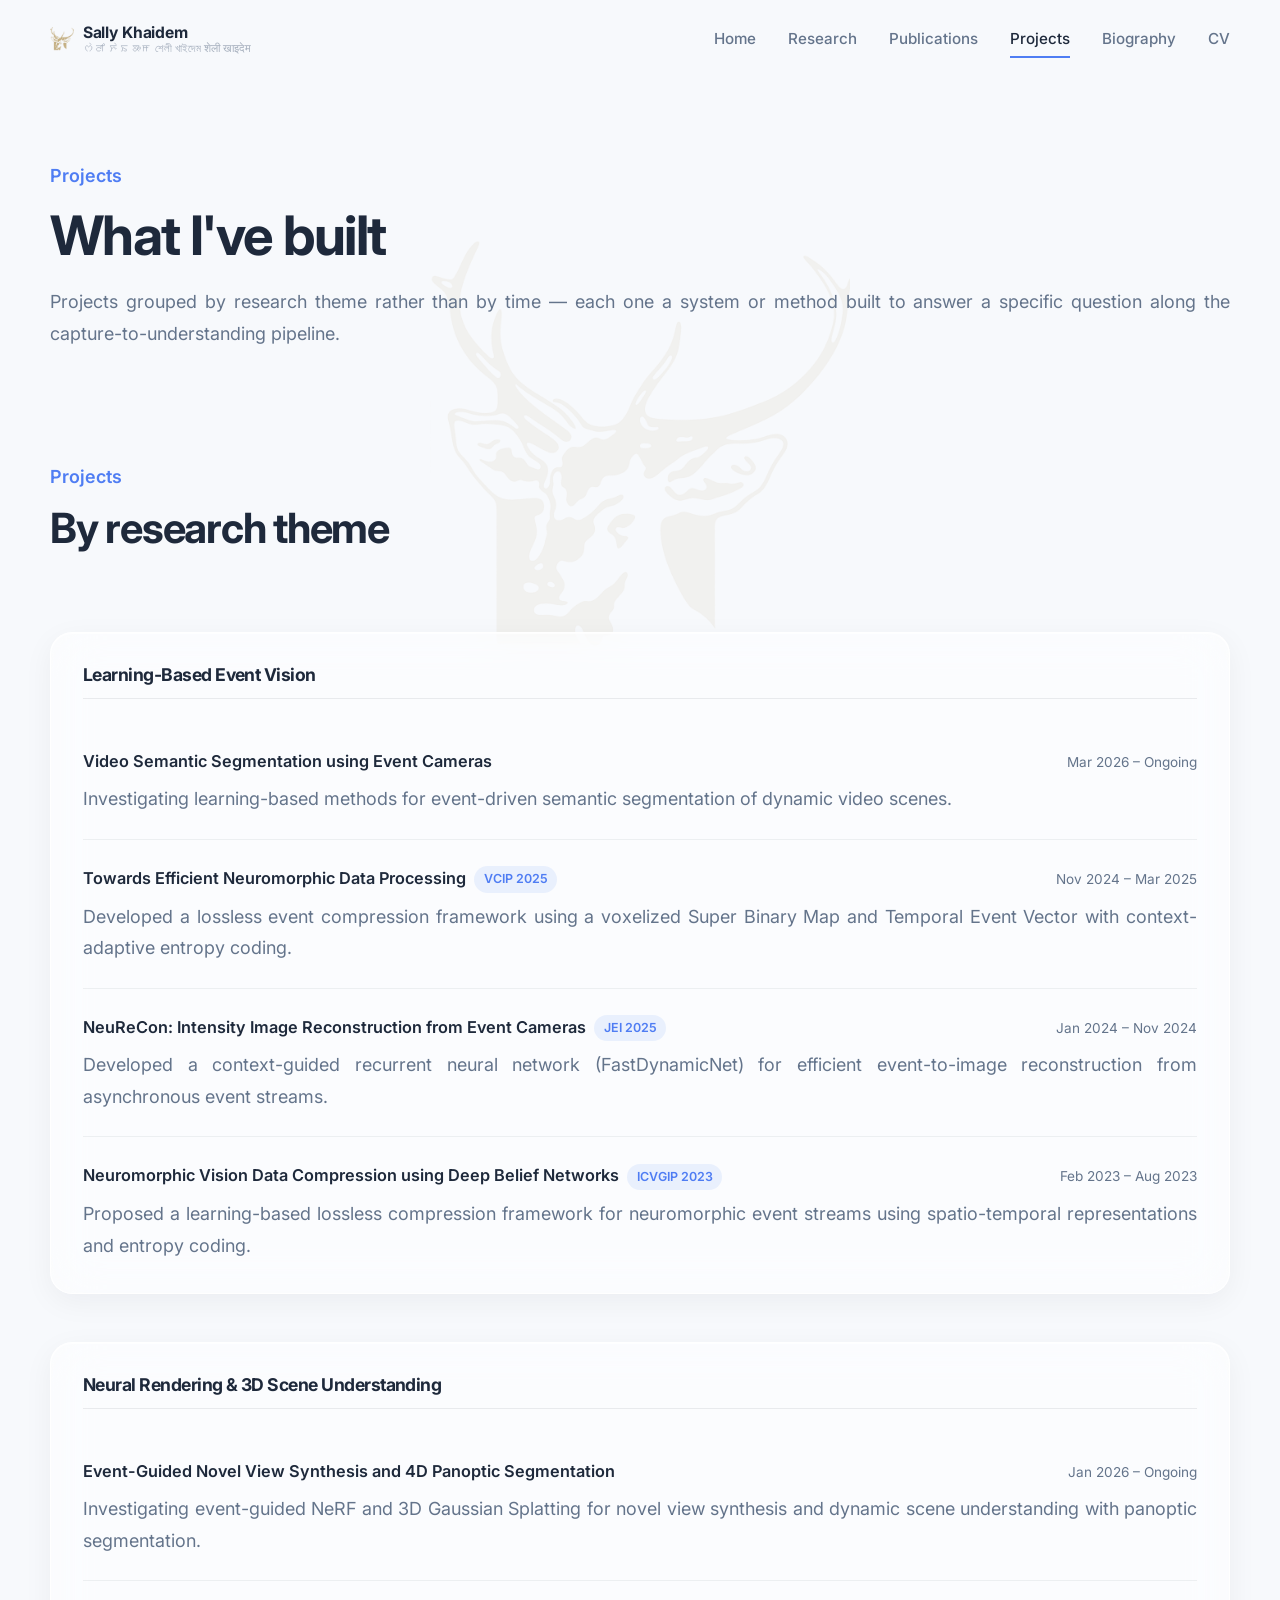
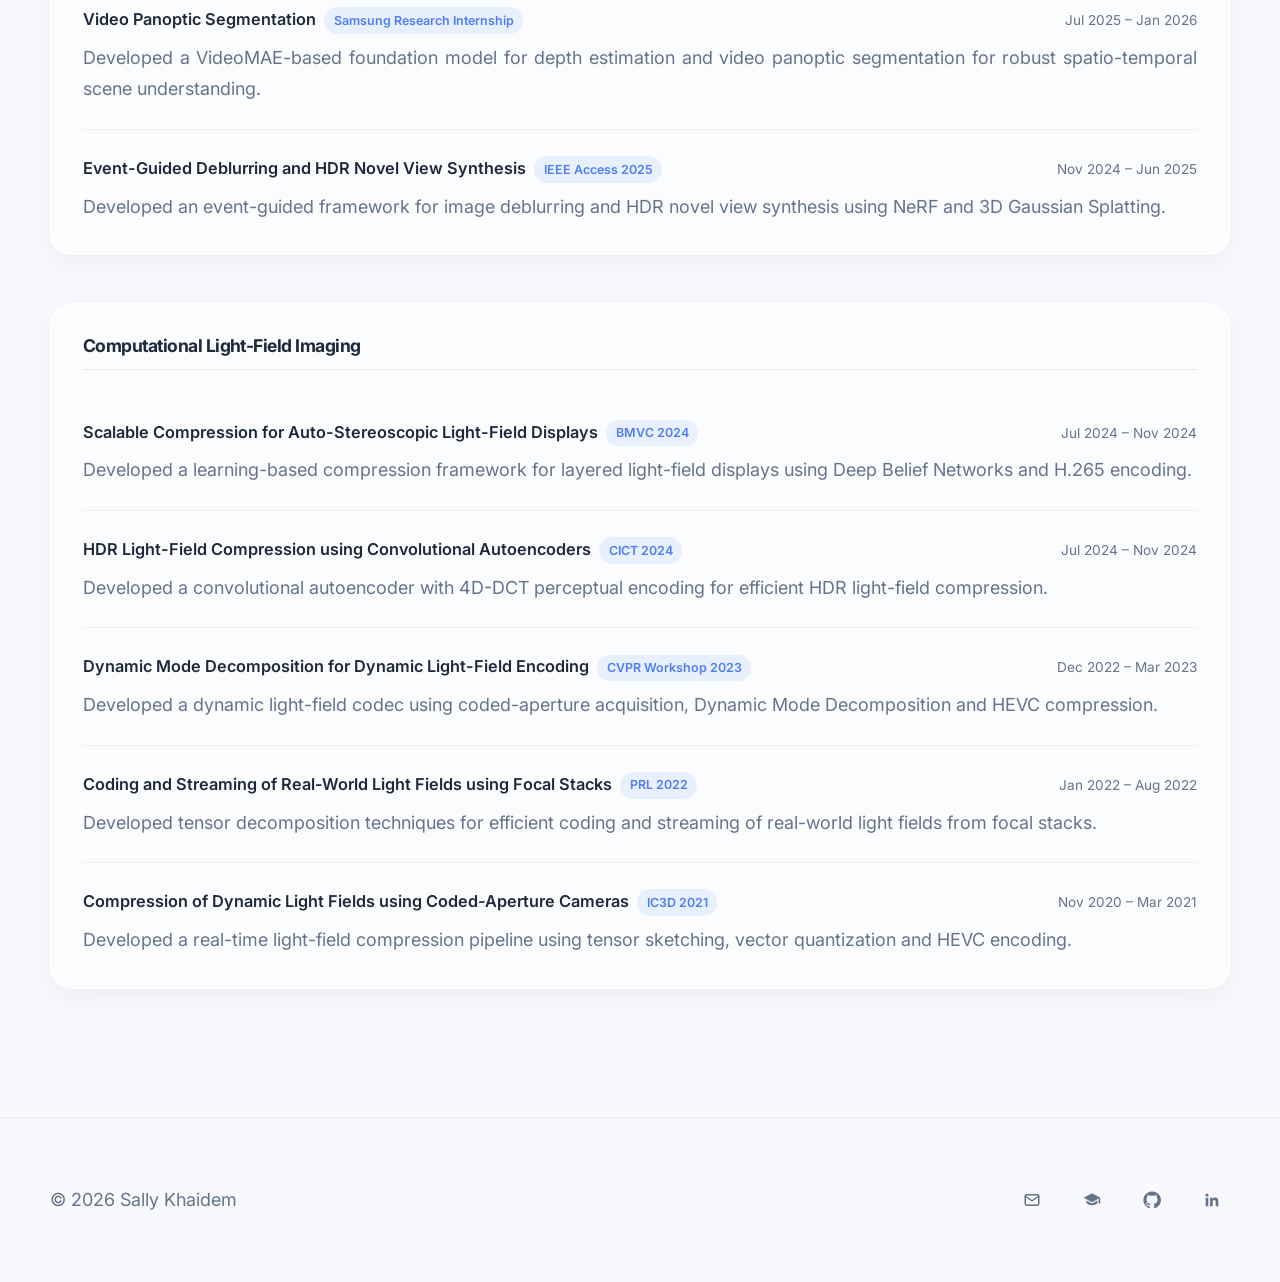
<file: projects.html>
<!DOCTYPE html>
<html lang="en">
<head>
  <meta charset="UTF-8">
  <meta name="viewport" content="width=device-width, initial-scale=1">
  <title>Projects — Sally Khaidem</title>
  <meta name="description" content="Research projects in event-based vision, neural rendering, 3D scene understanding and computational light-field imaging.">
  <link rel="icon" href="images/sangai.png" type="image/x-icon">
  <script>document.documentElement.classList.add("js");</script>

  <link href="https://fonts.googleapis.com/css2?family=Noto+Sans+Meetei+Mayek&family=Noto+Sans+Bengali&family=Noto+Sans+Devanagari&display=swap" rel="stylesheet">
  <link rel="stylesheet" href="css/style.css">
  <link rel="stylesheet" href="css/components.css">
  <link rel="stylesheet" href="css/responsive.css">

  <style>
    /* ----------------------------------------------------------
       Page-specific additions (same pattern as research.html /
       publications.html)
    ---------------------------------------------------------- */

    .nav-links a.active{ color: var(--text-primary); }
    .nav-links a.active::after{ transform: scaleX(1); }

    .page-header{
      padding-top: 160px;
      padding-bottom: 2rem;
    }
    .page-eyebrow{
      color: var(--accent);
      font-weight: 600;
      margin-bottom: .75rem;
    }
    .page-title{
      font-size: var(--fs-h1);
      margin-bottom: 1.25rem;
    }

    .theme-block{
      margin-bottom: 3rem;
    }
    .theme-block-title{
      font-size: 1.1rem;
      color: var(--text-primary);
      margin-bottom: 1.5rem;
      padding-bottom: .75rem;
      border-bottom: 1px solid rgba(15,23,42,.08);
    }

    .project-entry{
      padding: 1.5rem 0;
      border-bottom: 1px solid rgba(15,23,42,.06);
    }
    .theme-block .project-entry:last-child{
      border-bottom: none;
      padding-bottom: 0;
    }
    .project-entry-top{
      display:flex;
      justify-content: space-between;
      align-items: baseline;
      gap: 1rem;
      flex-wrap: wrap;
      margin-bottom: .5rem;
    }
    .project-entry-title{
      color: var(--text-primary);
      font-weight: 600;
      font-size: 1.02rem;
    }
    .project-entry-meta{
      font-size: .85rem;
      color: var(--text-secondary);
      white-space: nowrap;
    }
    .project-entry-venue{
      display:inline-block;
      font-size: .78rem;
      font-weight: 600;
      color: var(--accent);
      background: var(--research);
      padding: .15rem .6rem;
      border-radius: 999px;
      margin-left: .5rem;
      vertical-align: middle;
    }
    .project-entry p{
      max-width: none;
    }

    @media (max-width:768px){
      .page-header{ padding-top:120px; }
      .project-entry-top{ flex-direction:column; gap:.35rem; }
    }
  </style>
</head>
<body>

  <div class="watermark"></div>

  <!-- ============================================================
       NAVIGATION
  ============================================================ -->
  <header class="navbar">
    <div class="nav-container">
      <a href="index.html" class="logo">
        <img src="images/sangai.png" alt="Sally Khaidem">
        <span class="logo-name">
          <span class="logo-name-en">Sally Khaidem</span>
          <span class="logo-name-scripts"><span class="name-script" lang="mni-Mtei">ꯁꯥꯂꯤ ꯈꯥꯏꯗꯦꯝ</span> <span class="name-script" lang="bn">শেলী খাইদেম</span> <span class="name-script" lang="hi">शेली खाइदेम</span></span>
        </span>
      </a>

      <nav class="nav-links">
        <a href="index.html">Home</a>
        <a href="research.html">Research</a>
        <a href="publications.html">Publications</a>
        <a href="projects.html" class="active">Projects</a>
        <a href="biography.html">Biography</a>
        <a href="images/cv.pdf" target="_blank" rel="noopener">CV</a>
      </nav>

      <div class="menu-toggle" role="button" aria-label="Toggle menu" aria-expanded="false" tabindex="0">&#9776;</div>
    </div>
  </header>

  <!-- ============================================================
       PAGE HEADER
  ============================================================ -->
  <section class="page-header">
    <div class="container fade-up">
      <p class="page-eyebrow">Projects</p>
      <h1 class="page-title">What I've built</h1>
      <p class="reading">
        Projects grouped by research theme rather than by time &mdash; each one a system or
        method built to answer a specific question along the capture-to-understanding pipeline.
      </p>
    </div>
  </section>

  <!-- ============================================================
       LEARNING-BASED EVENT VISION
  ============================================================ -->
  <section id="event-vision-projects">
    <div class="container fade-up">

      <div class="section-header">
        <p class="section-eyebrow" style="color:var(--accent); font-weight:600; margin-bottom:.75rem;">Projects</p>
        <h2 class="section-title">By research theme</h2>
      </div>

      <div class="glass-card theme-block">
        <h3 class="theme-block-title">Learning-Based Event Vision</h3>

        <div class="project-entry">
          <div class="project-entry-top">
            <span class="project-entry-title">Video Semantic Segmentation using Event Cameras</span>
            <span class="project-entry-meta">Mar 2026 &ndash; Ongoing</span>
          </div>
          <p>Investigating learning-based methods for event-driven semantic segmentation of dynamic video scenes.</p>
        </div>

        <div class="project-entry">
          <div class="project-entry-top">
            <span class="project-entry-title">Towards Efficient Neuromorphic Data Processing<span class="project-entry-venue">VCIP 2025</span></span>
            <span class="project-entry-meta">Nov 2024 &ndash; Mar 2025</span>
          </div>
          <p>Developed a lossless event compression framework using a voxelized Super Binary Map and Temporal Event Vector with context-adaptive entropy coding.</p>
        </div>

        <div class="project-entry">
          <div class="project-entry-top">
            <span class="project-entry-title">NeuReCon: Intensity Image Reconstruction from Event Cameras<span class="project-entry-venue">JEI 2025</span></span>
            <span class="project-entry-meta">Jan 2024 &ndash; Nov 2024</span>
          </div>
          <p>Developed a context-guided recurrent neural network (FastDynamicNet) for efficient event-to-image reconstruction from asynchronous event streams.</p>
        </div>

        <div class="project-entry">
          <div class="project-entry-top">
            <span class="project-entry-title">Neuromorphic Vision Data Compression using Deep Belief Networks<span class="project-entry-venue">ICVGIP 2023</span></span>
            <span class="project-entry-meta">Feb 2023 &ndash; Aug 2023</span>
          </div>
          <p>Proposed a learning-based lossless compression framework for neuromorphic event streams using spatio-temporal representations and entropy coding.</p>
        </div>
      </div>

      <!-- ========================================================
           NEURAL RENDERING & 3D SCENE UNDERSTANDING
      ======================================================== -->
      <div class="glass-card theme-block">
        <h3 class="theme-block-title">Neural Rendering &amp; 3D Scene Understanding</h3>

        <div class="project-entry">
          <div class="project-entry-top">
            <span class="project-entry-title">Event-Guided Novel View Synthesis and 4D Panoptic Segmentation</span>
            <span class="project-entry-meta">Jan 2026 &ndash; Ongoing</span>
          </div>
          <p>Investigating event-guided NeRF and 3D Gaussian Splatting for novel view synthesis and dynamic scene understanding with panoptic segmentation.</p>
        </div>

        <div class="project-entry">
          <div class="project-entry-top">
            <span class="project-entry-title">Video Panoptic Segmentation<span class="project-entry-venue">Samsung Research Internship</span></span>
            <span class="project-entry-meta">Jul 2025 &ndash; Jan 2026</span>
          </div>
          <p>Developed a VideoMAE-based foundation model for depth estimation and video panoptic segmentation for robust spatio-temporal scene understanding.</p>
        </div>

        <div class="project-entry">
          <div class="project-entry-top">
            <span class="project-entry-title">Event-Guided Deblurring and HDR Novel View Synthesis<span class="project-entry-venue">IEEE Access 2025</span></span>
            <span class="project-entry-meta">Nov 2024 &ndash; Jun 2025</span>
          </div>
          <p>Developed an event-guided framework for image deblurring and HDR novel view synthesis using NeRF and 3D Gaussian Splatting.</p>
        </div>
      </div>

      <!-- ========================================================
           COMPUTATIONAL LIGHT-FIELD IMAGING
      ======================================================== -->
      <div class="glass-card theme-block">
        <h3 class="theme-block-title">Computational Light-Field Imaging</h3>

        <div class="project-entry">
          <div class="project-entry-top">
            <span class="project-entry-title">Scalable Compression for Auto-Stereoscopic Light-Field Displays<span class="project-entry-venue">BMVC 2024</span></span>
            <span class="project-entry-meta">Jul 2024 &ndash; Nov 2024</span>
          </div>
          <p>Developed a learning-based compression framework for layered light-field displays using Deep Belief Networks and H.265 encoding.</p>
        </div>

        <div class="project-entry">
          <div class="project-entry-top">
            <span class="project-entry-title">HDR Light-Field Compression using Convolutional Autoencoders<span class="project-entry-venue">CICT 2024</span></span>
            <span class="project-entry-meta">Jul 2024 &ndash; Nov 2024</span>
          </div>
          <p>Developed a convolutional autoencoder with 4D-DCT perceptual encoding for efficient HDR light-field compression.</p>
        </div>

        <div class="project-entry">
          <div class="project-entry-top">
            <span class="project-entry-title">Dynamic Mode Decomposition for Dynamic Light-Field Encoding<span class="project-entry-venue">CVPR Workshop 2023</span></span>
            <span class="project-entry-meta">Dec 2022 &ndash; Mar 2023</span>
          </div>
          <p>Developed a dynamic light-field codec using coded-aperture acquisition, Dynamic Mode Decomposition and HEVC compression.</p>
        </div>

        <div class="project-entry">
          <div class="project-entry-top">
            <span class="project-entry-title">Coding and Streaming of Real-World Light Fields using Focal Stacks<span class="project-entry-venue">PRL 2022</span></span>
            <span class="project-entry-meta">Jan 2022 &ndash; Aug 2022</span>
          </div>
          <p>Developed tensor decomposition techniques for efficient coding and streaming of real-world light fields from focal stacks.</p>
        </div>

        <div class="project-entry">
          <div class="project-entry-top">
            <span class="project-entry-title">Compression of Dynamic Light Fields using Coded-Aperture Cameras<span class="project-entry-venue">IC3D 2021</span></span>
            <span class="project-entry-meta">Nov 2020 &ndash; Mar 2021</span>
          </div>
          <p>Developed a real-time light-field compression pipeline using tensor sketching, vector quantization and HEVC encoding.</p>
        </div>
      </div>

    </div>
  </section>

  <!-- ============================================================
       FOOTER
  ============================================================ -->
  <footer>
    <div class="container footer-content">
      <p>&copy; 2026 Sally Khaidem</p>
      <div class="footer-links">
        <a href="mailto:khaidemsally@gmail.com" class="footer-icon-link" aria-label="Email" title="Email">
          <svg viewBox="0 0 24 24" fill="none" stroke="currentColor" stroke-width="2" stroke-linecap="round" stroke-linejoin="round"><rect x="3" y="5" width="18" height="14" rx="2"></rect><path d="m3 7 9 6 9-6"></path></svg>
        </a>
        <a href="https://scholar.google.com/citations?user=jx_fc4YAAAAJ&hl=en&authuser=1" class="footer-icon-link" target="_blank" rel="noopener" aria-label="Google Scholar" title="Google Scholar">
          <svg viewBox="0 0 24 24" fill="currentColor"><path d="M12 3 1 9l11 6 9-4.91V17h2V9L12 3zm0 13.5L4.5 12.5V15c0 2 3 4 7.5 4s7.5-2 7.5-4v-2.5L12 16.5z"></path></svg>
        </a>
        <a href="https://github.com/sKhaidem" class="footer-icon-link" target="_blank" rel="noopener" aria-label="GitHub" title="GitHub">
          <svg viewBox="0 0 24 24" fill="currentColor"><path d="M12 .5C5.73.5.5 5.73.5 12c0 5.08 3.29 9.39 7.86 10.91.57.1.78-.25.78-.55 0-.27-.01-1.16-.02-2.11-3.2.7-3.88-1.36-3.88-1.36-.53-1.34-1.29-1.7-1.29-1.7-1.05-.72.08-.71.08-.71 1.17.08 1.78 1.2 1.78 1.2 1.03 1.77 2.71 1.26 3.37.96.1-.75.4-1.26.73-1.55-2.55-.29-5.24-1.28-5.24-5.68 0-1.26.45-2.29 1.19-3.09-.12-.29-.52-1.47.11-3.06 0 0 .97-.31 3.18 1.18a11.05 11.05 0 0 1 5.79 0c2.2-1.49 3.18-1.18 3.18-1.18.63 1.59.23 2.77.11 3.06.74.8 1.19 1.83 1.19 3.09 0 4.41-2.69 5.38-5.25 5.67.41.36.78 1.06.78 2.15 0 1.55-.01 2.8-.01 3.18 0 .3.2.66.79.55C20.71 21.38 24 17.08 24 12c0-6.27-5.23-11.5-12-11.5Z"></path></svg>
        </a>
        <a href="https://www.linkedin.com/in/sally-khaidem-7914b257/" class="footer-icon-link" target="_blank" rel="noopener" aria-label="LinkedIn" title="LinkedIn">
          <svg viewBox="0 0 24 24" fill="currentColor"><path d="M20.45 20.45h-3.55v-5.57c0-1.33-.02-3.04-1.85-3.04-1.85 0-2.14 1.45-2.14 2.94v5.67H9.36V9h3.41v1.56h.05c.48-.9 1.64-1.85 3.37-1.85 3.6 0 4.27 2.37 4.27 5.45v6.29zM5.34 7.43a2.06 2.06 0 1 1 0-4.12 2.06 2.06 0 0 1 0 4.12zM7.12 20.45H3.56V9h3.56v11.45z"></path></svg>
        </a>
      </div>
    </div>
  </footer>

  <script src="js/main.js"></script>
</body>
</html>
</file>
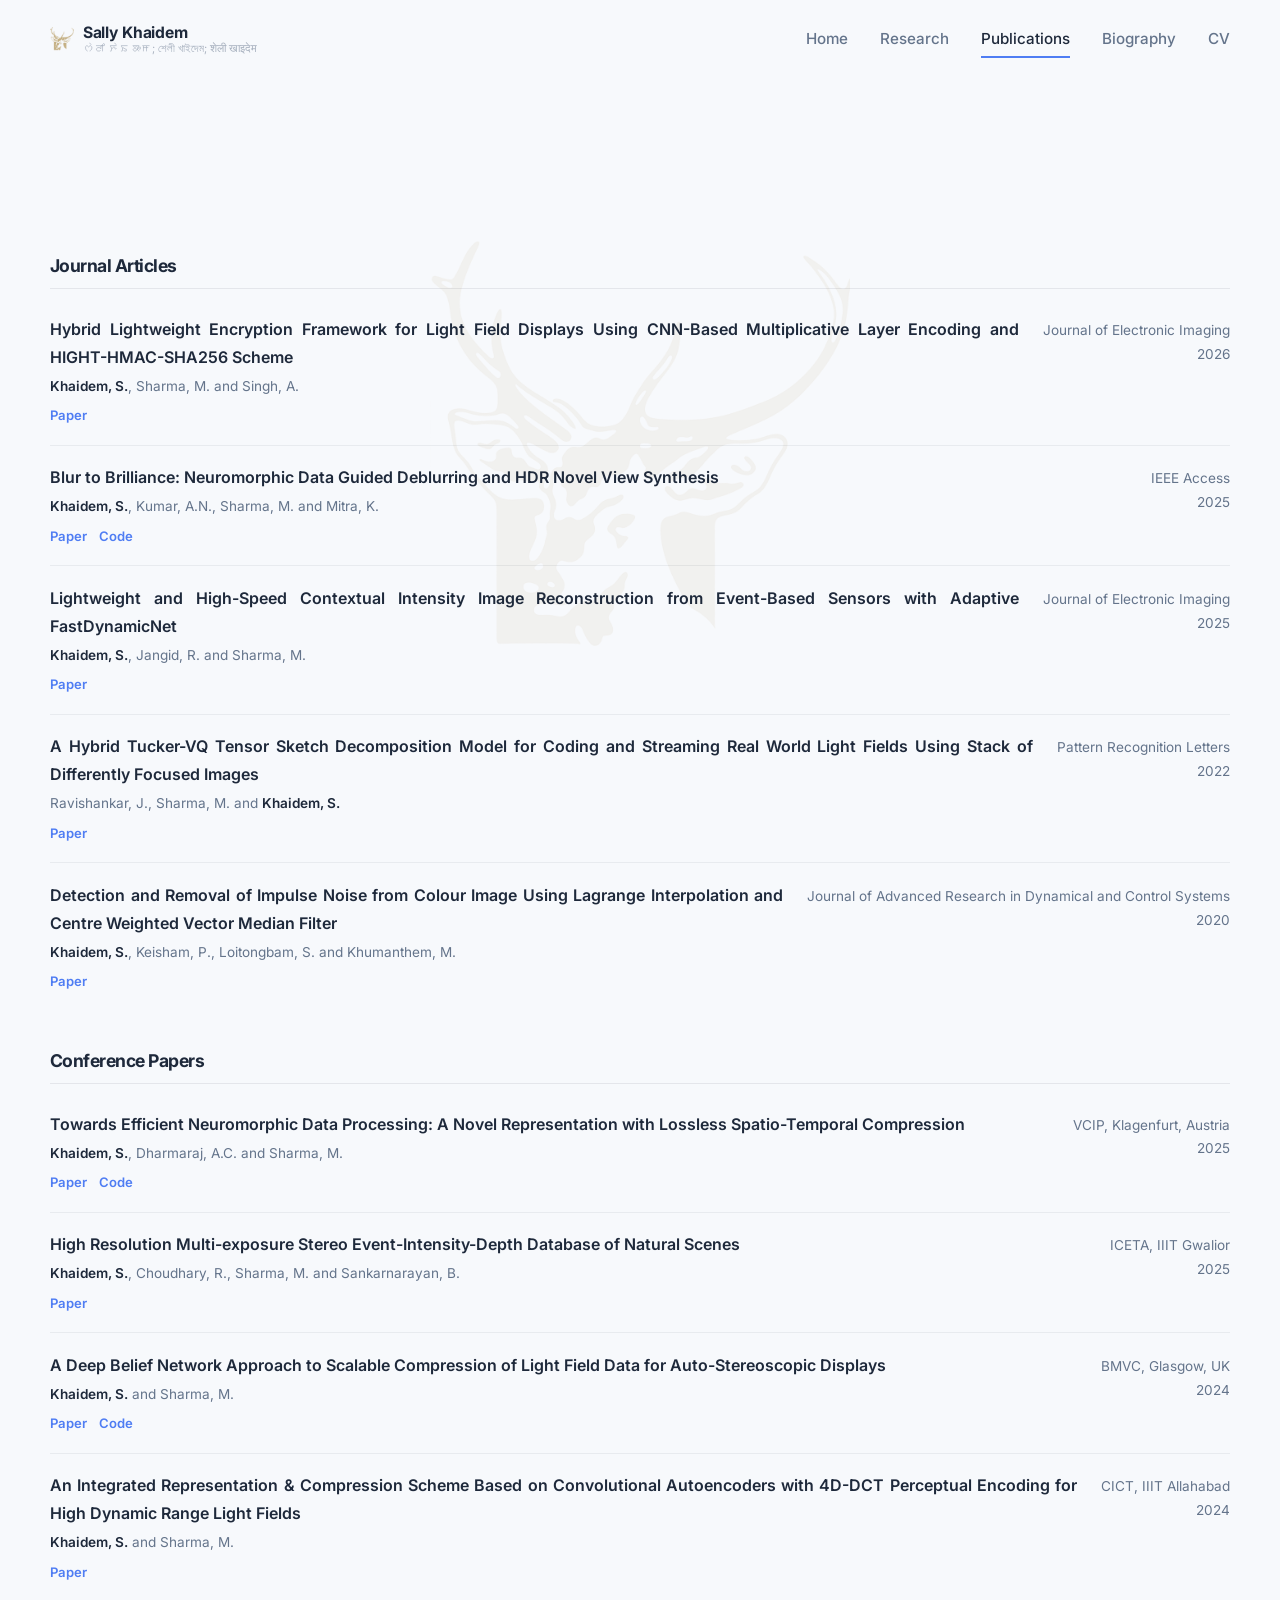
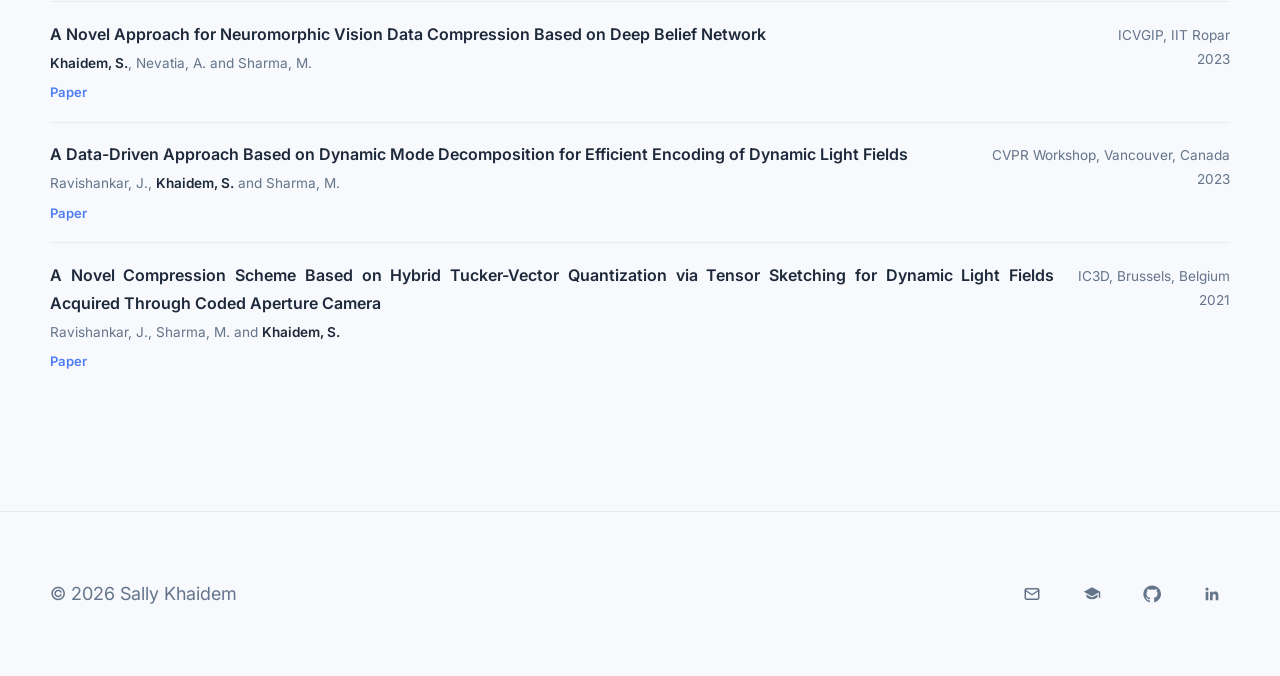
<file: publications.html>
<!DOCTYPE html>
<html lang="en">
<head>
  <meta charset="UTF-8">
  <meta name="viewport" content="width=device-width, initial-scale=1">
  <title>Publications — Sally Khaidem</title>
  <meta name="description" content="Complete chronological list of publications by Sally Khaidem.">
  <link rel="icon" href="images/sangai.png" type="image/x-icon">
  <script>document.documentElement.classList.add("js");</script>

  <link href="https://fonts.googleapis.com/css2?family=Noto+Sans+Meetei+Mayek&family=Noto+Sans+Bengali&family=Noto+Sans+Devanagari&display=swap" rel="stylesheet">
  <link rel="stylesheet" href="css/style.css">
  <link rel="stylesheet" href="css/components.css">
  <link rel="stylesheet" href="css/responsive.css">

  <style>
    .nav-links a.active{ color: var(--text-primary); }
    .nav-links a.active::after{ transform: scaleX(1); }

    .page-header{
      padding-top: 160px;
      padding-bottom: 1rem;
    }
    .page-title{
      font-size: var(--fs-h1);
      margin-bottom: .5rem;
    }

    .pub-group{
      margin-bottom: 2.5rem;
    }
    .pub-group-title{
      font-size: 1.1rem;
      color: var(--text-primary);
      margin-bottom: .5rem;
      padding-bottom: .75rem;
      border-bottom: 1px solid rgba(15,23,42,.08);
    }

    .pub-entry{
      display:flex;
      justify-content: space-between;
      align-items: baseline;
      gap: 1.5rem;
      flex-wrap: wrap;
      padding: 1.1rem 0;
      border-bottom: 1px solid rgba(15,23,42,.06);
    }
    .pub-entry:last-child{
      border-bottom: none;
    }
    .pub-entry-main{
      flex: 1;
      min-width: 260px;
    }
    .pub-entry-title{
      color: var(--text-primary);
      font-weight: 600;
      font-size: 1rem;
      margin-bottom: .25rem;
    }
    .pub-entry-authors{
      font-size: .85rem;
      color: var(--text-secondary);
    }
    .pub-entry-authors .self{
      color: var(--text-primary);
      font-weight: 600;
    }
    .pub-entry-venue{
      font-size: .85rem;
      color: var(--text-secondary);
      white-space: nowrap;
      text-align: right;
    }
    .pub-entry-links{
      display:flex;
      gap: .75rem;
      margin-top: .35rem;
    }
    .pub-entry-links a{
      font-size: .82rem;
      font-weight: 600;
    }
    .badge-accepted{
      display:inline-block;
      background: var(--publication);
      color: #7C3AED;
      font-size: .68rem;
      font-weight: 700;
      padding: .12rem .5rem;
      border-radius: 999px;
      margin-left: .4rem;
      vertical-align: middle;
    }

    @media (max-width:768px){
      .page-header{ padding-top:120px; }
      .pub-entry{ flex-direction: column; gap: .3rem; }
      .pub-entry-venue{ text-align: left; }
    }
  </style>
</head>
<body>

  <div class="watermark"></div>

  <!-- ============================================================
       NAVIGATION
  ============================================================ -->
  <header class="navbar">
    <div class="nav-container">
      <a href="index.html" class="logo">
        <img src="images/sangai.png" alt="Sally Khaidem">
        <span class="logo-name">
          <span class="logo-name-en">Sally Khaidem</span>
          <span class="logo-name-scripts"><span class="name-script" lang="mni-Mtei">ꯁꯥꯂꯤ ꯈꯥꯏꯗꯦꯝ</span>; <span class="name-script" lang="bn">শেলী খাইদেম</span>; <span class="name-script" lang="hi">शेली खाइदेम</span></span>
        </span>
      </a>

      <nav class="nav-links">
        <a href="index.html">Home</a>
        <a href="research.html">Research</a>
        <a href="publications.html" class="active">Publications</a>
        <a href="biography.html">Biography</a>
        <a href="images/CV.pdf" target="_blank" rel="noopener">CV</a>
      </nav>

      <div class="menu-toggle" role="button" aria-label="Toggle menu" aria-expanded="false" tabindex="0">&#9776;</div>
    </div>
  </header>

  <!-- ============================================================
       PAGE HEADER
  ============================================================ -->
  <section class="page-header">
    <div class="container fade-up">
      <!--
      <p class="page-eyebrow" style="color:var(--accent); font-weight:600;">Publications</p>
      
      <h1 class="page-title">Chronological list</h1>
      -->
    </div>
  </section>

  <!-- ============================================================
       LIST
  ============================================================ -->
  <section id="publications-list">
    <div class="container fade-up">

      <!-- ========================================================
           JOURNAL ARTICLES
      ======================================================== -->
      <div class="pub-group">
        <h2 class="pub-group-title">Journal Articles</h2>

        <div class="pub-entry">
          <div class="pub-entry-main">
            <p class="pub-entry-title">
              Hybrid Lightweight Encryption Framework for Light Field Displays Using CNN-Based Multiplicative Layer Encoding and HIGHT-HMAC-SHA256 Scheme
            </p>
            <p class="pub-entry-authors"><span class="self">Khaidem, S.</span>, Sharma, M. and Singh, A.</p>
            <div class="pub-entry-links"><a href="#">Paper</a></div>
          </div>
          <p class="pub-entry-venue">Journal of Electronic Imaging<br>2026</p>
        </div>

        <div class="pub-entry">
          <div class="pub-entry-main">
            <p class="pub-entry-title">Blur to Brilliance: Neuromorphic Data Guided Deblurring and HDR Novel View Synthesis</p>
            <p class="pub-entry-authors"><span class="self">Khaidem, S.</span>, Kumar, A.N., Sharma, M. and Mitra, K.</p>
            <div class="pub-entry-links"><a href="#">Paper</a><a href="#">Code</a></div>
          </div>
          <p class="pub-entry-venue">IEEE Access<br>2025</p>
        </div>

        <div class="pub-entry">
          <div class="pub-entry-main">
            <p class="pub-entry-title">Lightweight and High-Speed Contextual Intensity Image Reconstruction from Event-Based Sensors with Adaptive FastDynamicNet</p>
            <p class="pub-entry-authors"><span class="self">Khaidem, S.</span>, Jangid, R. and Sharma, M.</p>
            <div class="pub-entry-links"><a href="#">Paper</a></div>
          </div>
          <p class="pub-entry-venue">Journal of Electronic Imaging<br>2025</p>
        </div>

        <div class="pub-entry">
          <div class="pub-entry-main">
            <p class="pub-entry-title">A Hybrid Tucker-VQ Tensor Sketch Decomposition Model for Coding and Streaming Real World Light Fields Using Stack of Differently Focused Images</p>
            <p class="pub-entry-authors">Ravishankar, J., Sharma, M. and <span class="self">Khaidem, S.</span></p>
            <div class="pub-entry-links"><a href="#">Paper</a></div>
          </div>
          <p class="pub-entry-venue">Pattern Recognition Letters<br>2022</p>
        </div>

        <div class="pub-entry">
          <div class="pub-entry-main">
            <p class="pub-entry-title">Detection and Removal of Impulse Noise from Colour Image Using Lagrange Interpolation and Centre Weighted Vector Median Filter</p>
            <p class="pub-entry-authors"><span class="self">Khaidem, S.</span>, Keisham, P., Loitongbam, S. and Khumanthem, M.</p>
            <div class="pub-entry-links"><a href="#">Paper</a></div>
          </div>
          <p class="pub-entry-venue">Journal of Advanced Research in Dynamical and Control Systems<br>2020</p>
        </div>
      </div>

      <!-- ========================================================
           CONFERENCE PAPERS
      ======================================================== -->
      <div class="pub-group">
        <h2 class="pub-group-title">Conference Papers</h2>

        <div class="pub-entry">
          <div class="pub-entry-main">
            <p class="pub-entry-title">Towards Efficient Neuromorphic Data Processing: A Novel Representation with Lossless Spatio-Temporal Compression</p>
            <p class="pub-entry-authors"><span class="self">Khaidem, S.</span>, Dharmaraj, A.C. and Sharma, M.</p>
            <div class="pub-entry-links"><a href="#">Paper</a><a href="#">Code</a></div>
          </div>
          <p class="pub-entry-venue">VCIP, Klagenfurt, Austria<br>2025</p>
        </div>

        <div class="pub-entry">
          <div class="pub-entry-main">
            <p class="pub-entry-title">High Resolution Multi-exposure Stereo Event-Intensity-Depth Database of Natural Scenes</p>
            <p class="pub-entry-authors"><span class="self">Khaidem, S.</span>, Choudhary, R., Sharma, M. and Sankarnarayan, B.</p>
            <div class="pub-entry-links"><a href="#">Paper</a></div>
          </div>
          <p class="pub-entry-venue">ICETA, IIIT Gwalior<br>2025</p>
        </div>

        <div class="pub-entry">
          <div class="pub-entry-main">
            <p class="pub-entry-title">A Deep Belief Network Approach to Scalable Compression of Light Field Data for Auto-Stereoscopic Displays</p>
            <p class="pub-entry-authors"><span class="self">Khaidem, S.</span> and Sharma, M.</p>
            <div class="pub-entry-links"><a href="#">Paper</a><a href="#">Code</a></div>
          </div>
          <p class="pub-entry-venue">BMVC, Glasgow, UK<br>2024</p>
        </div>

        <div class="pub-entry">
          <div class="pub-entry-main">
            <p class="pub-entry-title">An Integrated Representation &amp; Compression Scheme Based on Convolutional Autoencoders with 4D-DCT Perceptual Encoding for High Dynamic Range Light Fields</p>
            <p class="pub-entry-authors"><span class="self">Khaidem, S.</span> and Sharma, M.</p>
            <div class="pub-entry-links"><a href="#">Paper</a></div>
          </div>
          <p class="pub-entry-venue">CICT, IIIT Allahabad<br>2024</p>
        </div>

        <div class="pub-entry">
          <div class="pub-entry-main">
            <p class="pub-entry-title">A Novel Approach for Neuromorphic Vision Data Compression Based on Deep Belief Network</p>
            <p class="pub-entry-authors"><span class="self">Khaidem, S.</span>, Nevatia, A. and Sharma, M.</p>
            <div class="pub-entry-links"><a href="#">Paper</a></div>
          </div>
          <p class="pub-entry-venue">ICVGIP, IIT Ropar<br>2023</p>
        </div>

        <div class="pub-entry">
          <div class="pub-entry-main">
            <p class="pub-entry-title">A Data-Driven Approach Based on Dynamic Mode Decomposition for Efficient Encoding of Dynamic Light Fields</p>
            <p class="pub-entry-authors">Ravishankar, J., <span class="self">Khaidem, S.</span> and Sharma, M.</p>
            <div class="pub-entry-links"><a href="#">Paper</a></div>
          </div>
          <p class="pub-entry-venue">CVPR Workshop, Vancouver, Canada<br>2023</p>
        </div>

        <div class="pub-entry">
          <div class="pub-entry-main">
            <p class="pub-entry-title">A Novel Compression Scheme Based on Hybrid Tucker-Vector Quantization via Tensor Sketching for Dynamic Light Fields Acquired Through Coded Aperture Camera</p>
            <p class="pub-entry-authors">Ravishankar, J., Sharma, M. and <span class="self">Khaidem, S.</span></p>
            <div class="pub-entry-links"><a href="#">Paper</a></div>
          </div>
          <p class="pub-entry-venue">IC3D, Brussels, Belgium<br>2021</p>
        </div>
      </div>

    </div>
  </section>

  <!-- ============================================================
       FOOTER
  ============================================================ -->
  <footer>
    <div class="container footer-content">
      <p>&copy; 2026 Sally Khaidem</p>
      <div class="footer-links">
        <a href="mailto:khaidemsally@gmail.com" class="footer-icon-link" aria-label="Email" title="Email">
          <svg viewBox="0 0 24 24" fill="none" stroke="currentColor" stroke-width="2" stroke-linecap="round" stroke-linejoin="round"><rect x="3" y="5" width="18" height="14" rx="2"></rect><path d="m3 7 9 6 9-6"></path></svg>
        </a>
        <a href="https://scholar.google.com/citations?user=jx_fc4YAAAAJ&hl=en&authuser=1" class="footer-icon-link" target="_blank" rel="noopener" aria-label="Google Scholar" title="Google Scholar">
          <svg viewBox="0 0 24 24" fill="currentColor"><path d="M12 3 1 9l11 6 9-4.91V17h2V9L12 3zm0 13.5L4.5 12.5V15c0 2 3 4 7.5 4s7.5-2 7.5-4v-2.5L12 16.5z"></path></svg>
        </a>
        <a href="https://github.com/sKhaidem" class="footer-icon-link" target="_blank" rel="noopener" aria-label="GitHub" title="GitHub">
          <svg viewBox="0 0 24 24" fill="currentColor"><path d="M12 .5C5.73.5.5 5.73.5 12c0 5.08 3.29 9.39 7.86 10.91.57.1.78-.25.78-.55 0-.27-.01-1.16-.02-2.11-3.2.7-3.88-1.36-3.88-1.36-.53-1.34-1.29-1.7-1.29-1.7-1.05-.72.08-.71.08-.71 1.17.08 1.78 1.2 1.78 1.2 1.03 1.77 2.71 1.26 3.37.96.1-.75.4-1.26.73-1.55-2.55-.29-5.24-1.28-5.24-5.68 0-1.26.45-2.29 1.19-3.09-.12-.29-.52-1.47.11-3.06 0 0 .97-.31 3.18 1.18a11.05 11.05 0 0 1 5.79 0c2.2-1.49 3.18-1.18 3.18-1.18.63 1.59.23 2.77.11 3.06.74.8 1.19 1.83 1.19 3.09 0 4.41-2.69 5.38-5.25 5.67.41.36.78 1.06.78 2.15 0 1.55-.01 2.8-.01 3.18 0 .3.2.66.79.55C20.71 21.38 24 17.08 24 12c0-6.27-5.23-11.5-12-11.5Z"></path></svg>
        </a>
        <a href="https://www.linkedin.com/in/sally-khaidem-7914b257/" class="footer-icon-link" target="_blank" rel="noopener" aria-label="LinkedIn" title="LinkedIn">
          <svg viewBox="0 0 24 24" fill="currentColor"><path d="M20.45 20.45h-3.55v-5.57c0-1.33-.02-3.04-1.85-3.04-1.85 0-2.14 1.45-2.14 2.94v5.67H9.36V9h3.41v1.56h.05c.48-.9 1.64-1.85 3.37-1.85 3.6 0 4.27 2.37 4.27 5.45v6.29zM5.34 7.43a2.06 2.06 0 1 1 0-4.12 2.06 2.06 0 0 1 0 4.12zM7.12 20.45H3.56V9h3.56v11.45z"></path></svg>
        </a>
      </div>
    </div>
  </footer>

  <script src="js/main.js"></script>
</body>
</html>
</file>
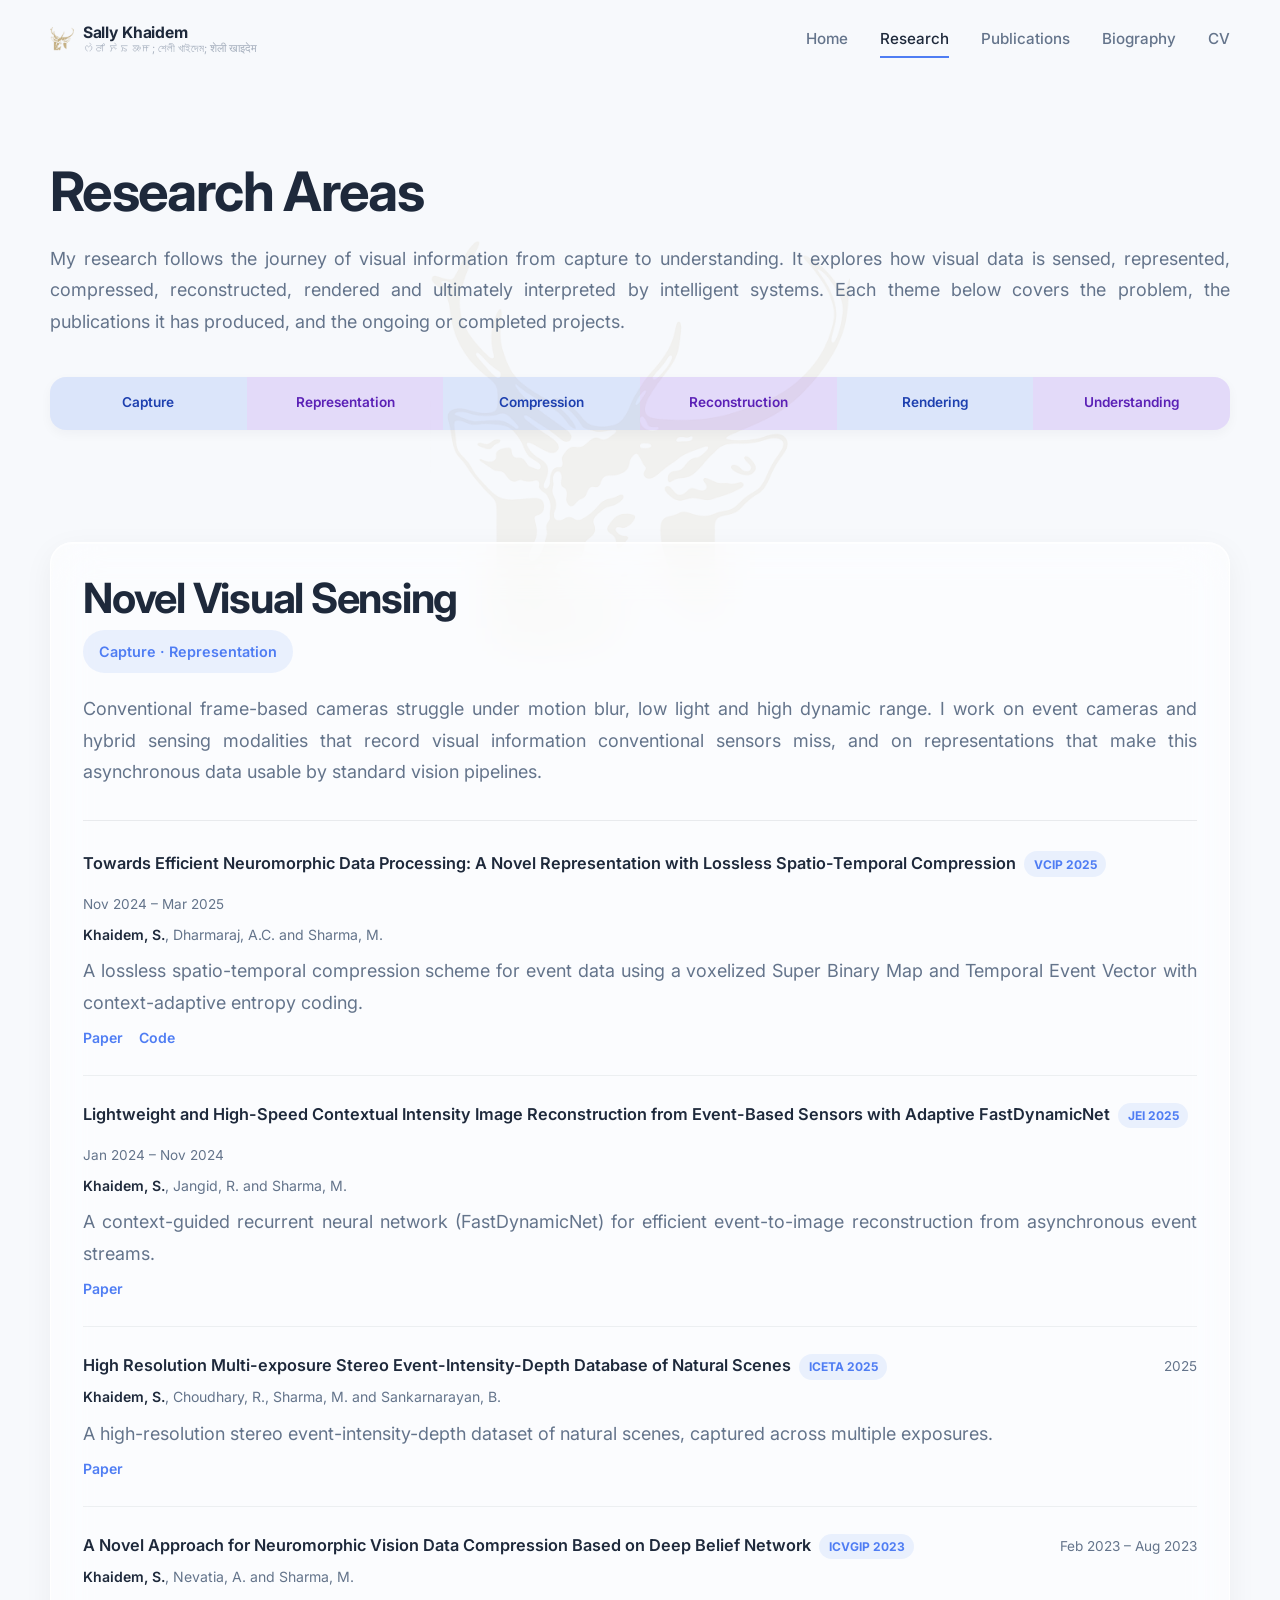
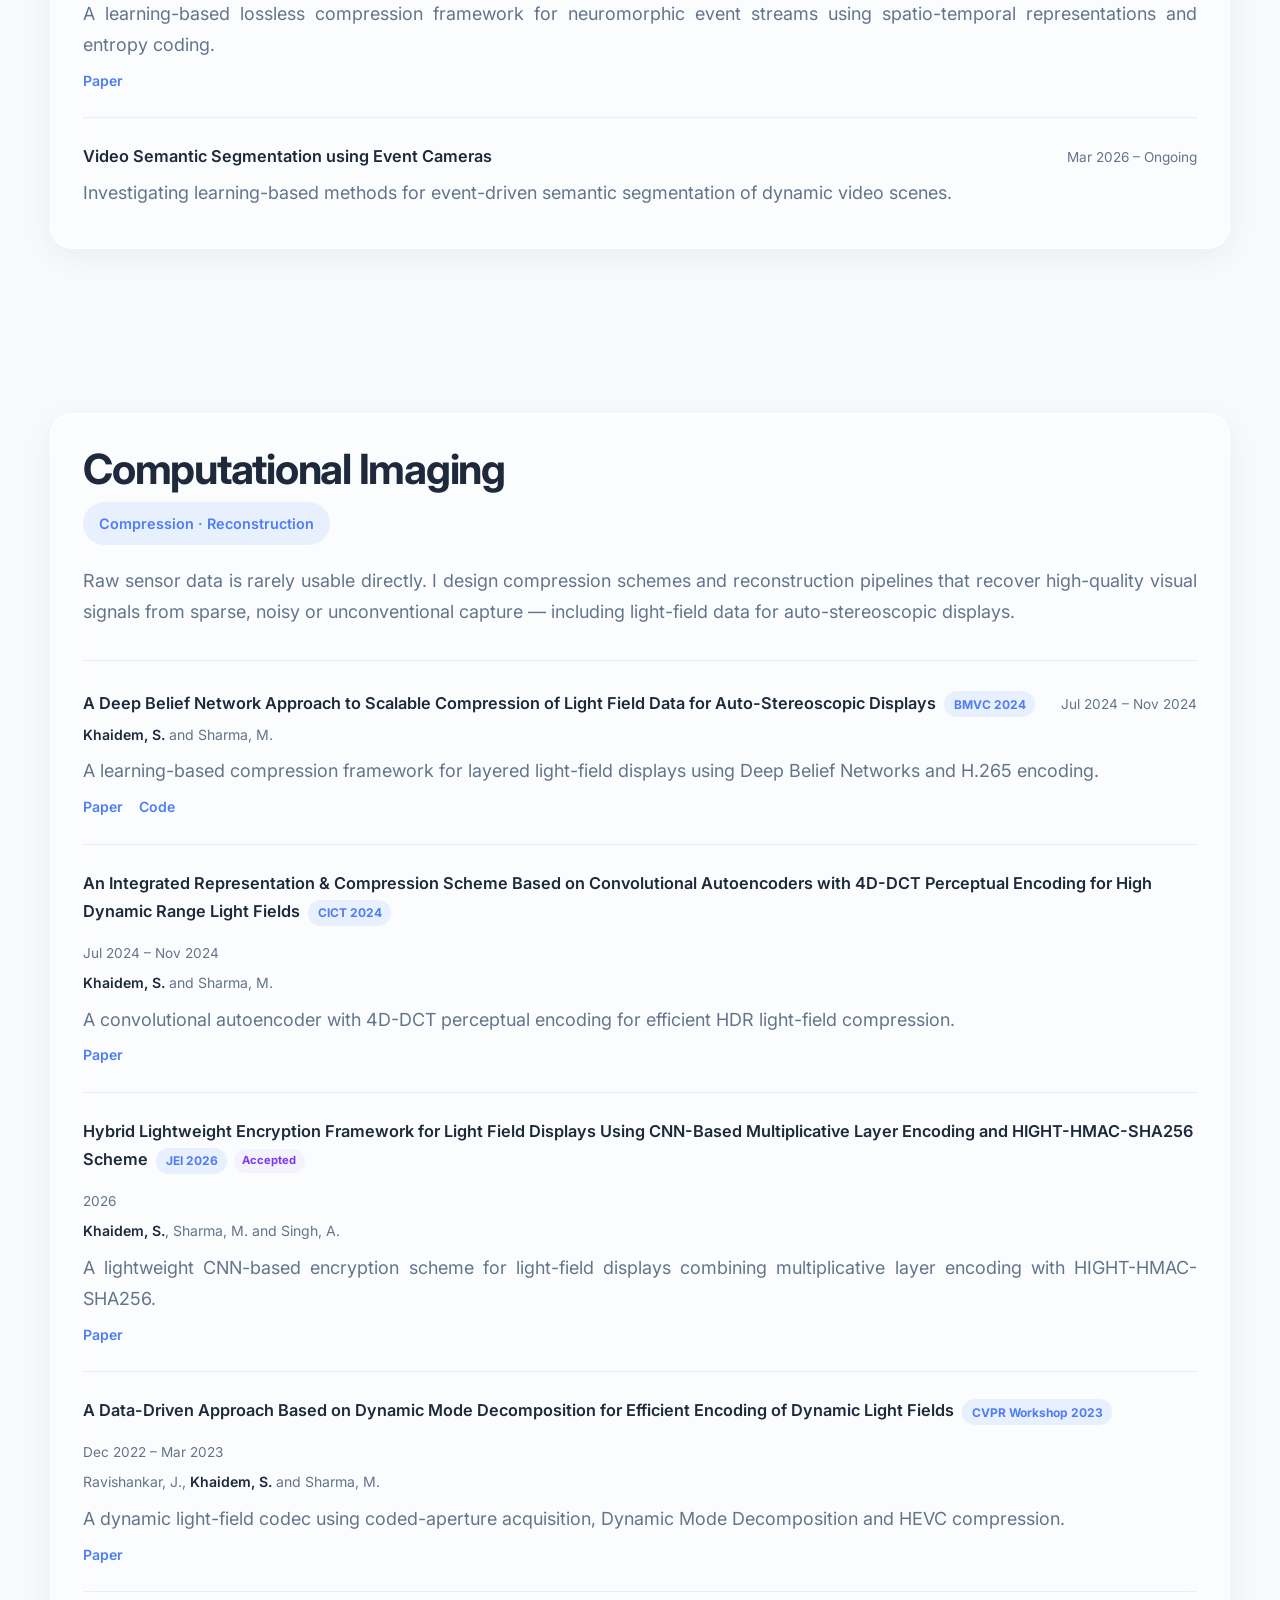
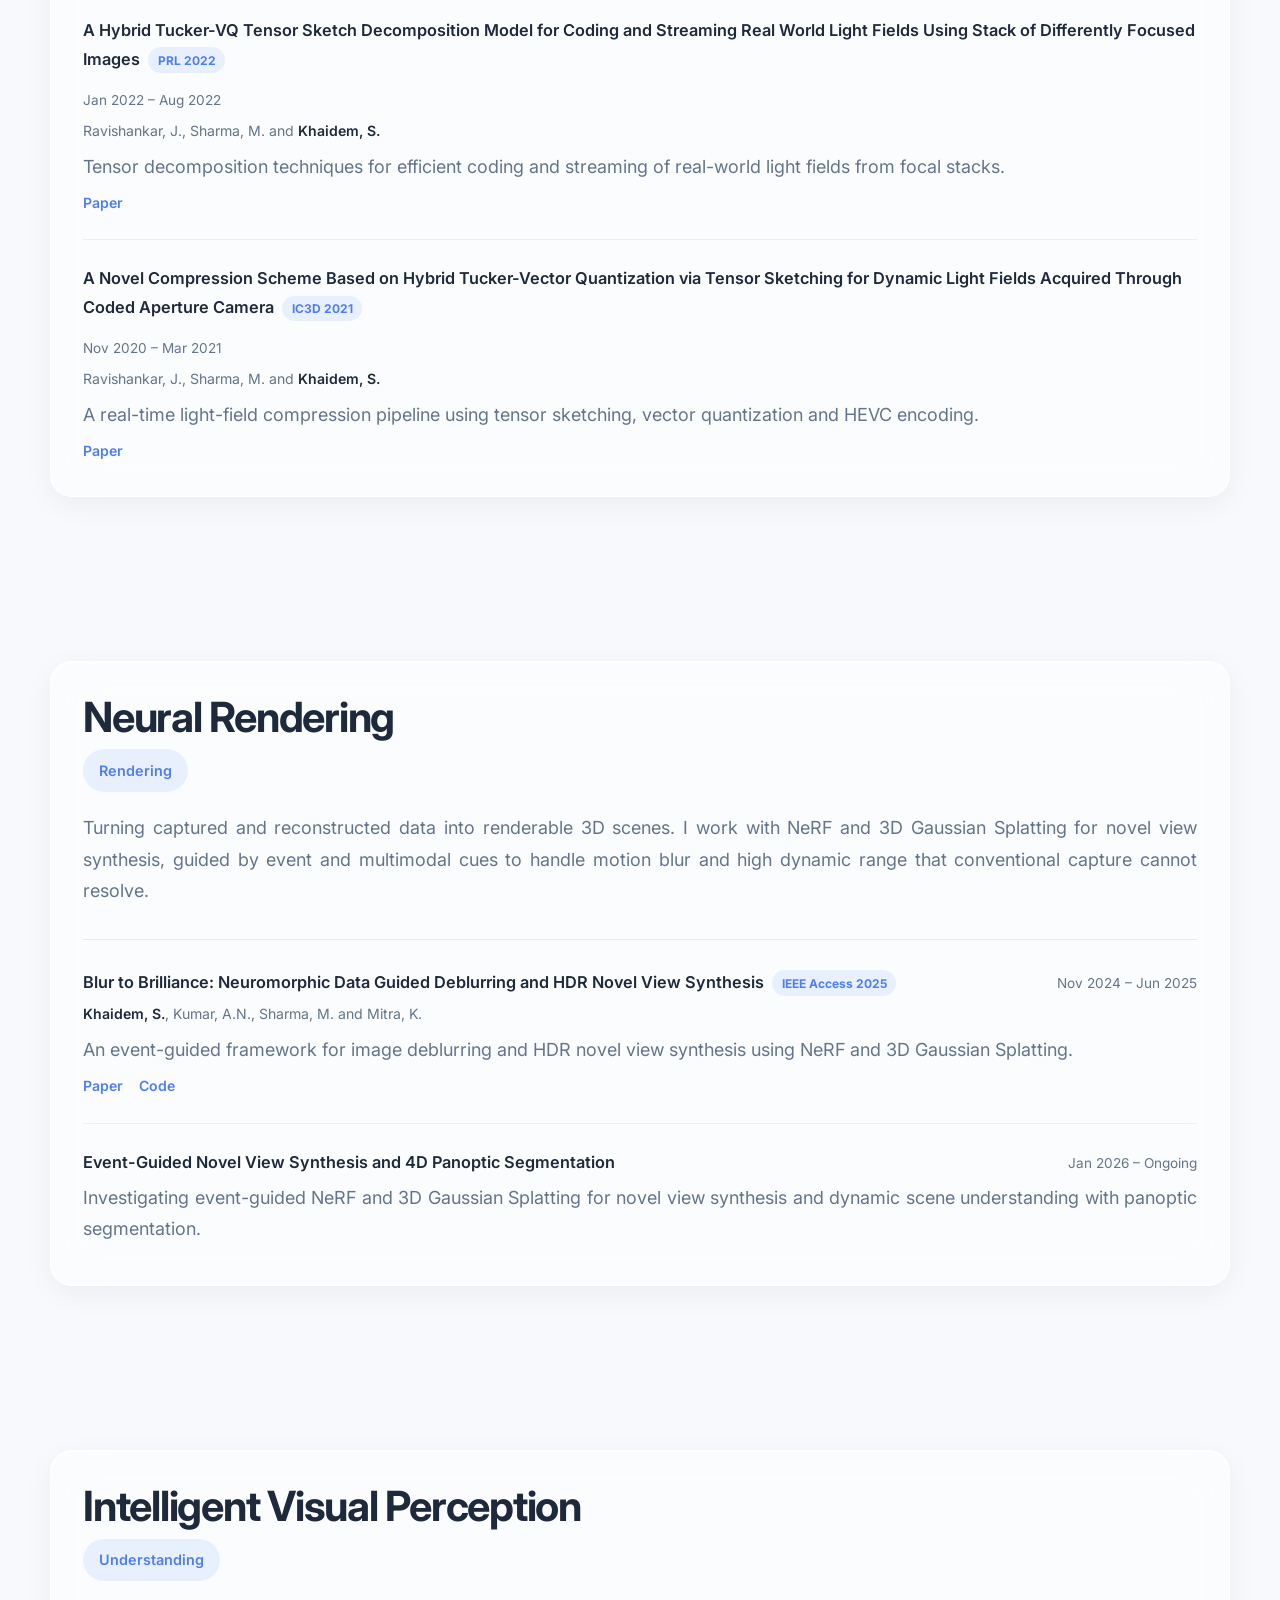
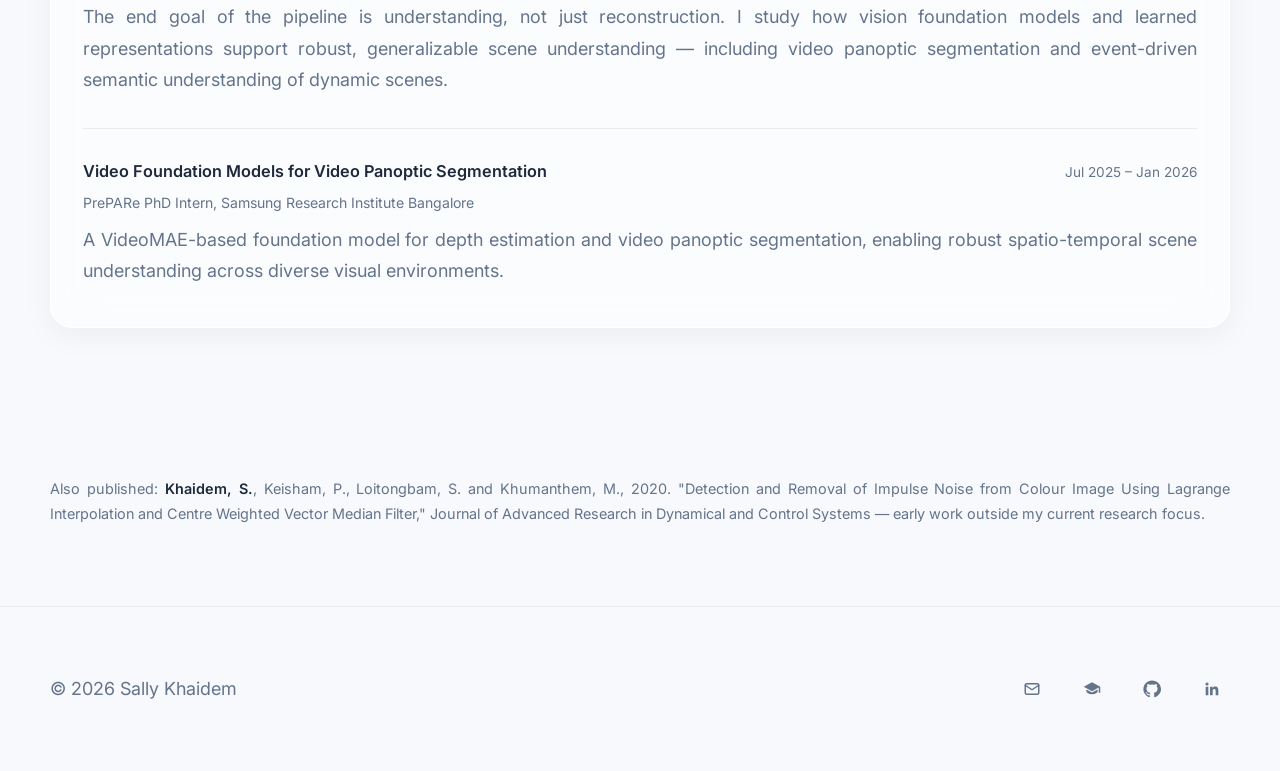
<file: research.html>
<!DOCTYPE html>
<html lang="en">
<head>
  <meta charset="UTF-8">
  <meta name="viewport" content="width=device-width, initial-scale=1">
  <title>Research — Sally Khaidem</title>
  <meta name="description" content="Research themes, publications and projects in event-based vision, computational imaging, neural rendering and intelligent visual perception.">
  <link rel="icon" href="images/sangai.png" type="image/x-icon">
  <script>document.documentElement.classList.add("js");</script>

  <link href="https://fonts.googleapis.com/css2?family=Noto+Sans+Meetei+Mayek&family=Noto+Sans+Bengali&family=Noto+Sans+Devanagari&display=swap" rel="stylesheet">
  <link rel="stylesheet" href="css/style.css">
  <link rel="stylesheet" href="css/components.css">
  <link rel="stylesheet" href="css/responsive.css">

  <style>
    /* ----------------------------------------------------------
       Page-specific additions
    ---------------------------------------------------------- */

    .nav-links a.active{ color: var(--text-primary); }
    .nav-links a.active::after{ transform: scaleX(1); }

    .page-header{
      padding-top: 160px;
      padding-bottom: 2rem;
    }
    .page-eyebrow{
      color: var(--accent);
      font-weight: 600;
      margin-bottom: .75rem;
    }
    .page-title{
      font-size: var(--fs-h1);
      margin-bottom: 1.25rem;
    }

    .pipeline{
      display:flex;
      width:100%;
      flex-wrap:wrap;
      border-radius: var(--radius-md);
      overflow:hidden;
      box-shadow: var(--elevation-1);
      margin-top: 2.5rem;
    }
    .pipeline-arrow{
      display:none;
    }
    .pipeline-step{
      flex:1 1 16%;
      min-width: 110px;
      text-align:center;
      padding: .9rem .5rem;
      font-weight:600;
      font-size:.85rem;
      color: var(--text-primary);
      transition: var(--transition);
    }
    .pipeline-step:nth-child(1){ background: rgba(79,125,243,.16); color: #1E40AF; }
    .pipeline-step:nth-child(3){ background: rgba(124,58,237,.16); color: #5B21B6; }
    .pipeline-step:nth-child(5){ background: rgba(79,125,243,.16); color: #1E40AF; }
    .pipeline-step:nth-child(7){ background: rgba(124,58,237,.16); color: #5B21B6; }
    .pipeline-step:nth-child(9){ background: rgba(79,125,243,.16); color: #1E40AF; }
    .pipeline-step:nth-child(11){ background: rgba(124,58,237,.16); color: #5B21B6; }

    @media (max-width:640px){
      .pipeline-step{ flex-basis: 33.33%; font-size: .78rem; }
    }

    .theme-detail{
      margin-bottom: 0.25rem;
    }
    .theme-stage-tag{
      display:inline-flex;
      margin-bottom: 1.25rem;
    }
    .theme-detail h2{
      margin-bottom: 0.5rem;
    }
    .theme-detail > p{
      max-width: none;
      margin-bottom: 2rem;
    }

    /* Unified work item — used for both papers and projects,
       so nothing is ever listed twice under two different
       formats. */
    .work-list{
      display:flex;
      flex-direction:column;
      gap: 1.5rem;
      border-top: 1px solid rgba(15,23,42,.08);
      padding-top: 1.75rem;
    }
    .work-item{
      padding-bottom: 1.5rem;
      border-bottom: 1px solid rgba(15,23,42,.06);
    }
    .work-list .work-item:last-child{
      border-bottom: none;
      padding-bottom: 0;
    }
    .work-item-top{
      display:flex;
      justify-content: space-between;
      align-items: baseline;
      gap: 1rem;
      flex-wrap: wrap;
      margin-bottom: .35rem;
    }
    .work-item-title{
      color: var(--text-primary);
      font-weight: 600;
      font-size: 1.02rem;
    }
    .work-item-meta{
      font-size: .85rem;
      color: var(--text-secondary);
      white-space: nowrap;
    }
    .work-item-venue{
      display:inline-block;
      font-size: .75rem;
      font-weight: 700;
      color: var(--accent);
      background: var(--research);
      padding: .15rem .6rem;
      border-radius: 999px;
      margin-left: .5rem;
      vertical-align: middle;
    }
    .work-item-authors{
      font-size: .88rem;
      color: var(--text-secondary);
      margin-bottom: .5rem;
    }
    .work-item-authors .self{
      color: var(--text-primary);
      font-weight: 600;
    }
    .work-item p{
      max-width: none;
      margin-bottom: .5rem;
    }
    .work-item-links{
      display:flex;
      gap: 1rem;
      margin-top: .5rem;
    }
    .work-item-links a{
      font-size: .88rem;
      font-weight: 600;
    }
    .badge-accepted{
      display:inline-block;
      background: var(--publication);
      color: #7C3AED;
      font-size: .7rem;
      font-weight: 700;
      padding: .15rem .55rem;
      border-radius: 999px;
      margin-left: .4rem;
      vertical-align: middle;
    }

    .early-research-note{
      margin-top: -1rem;
    }
    .early-research-note p{
      max-width: none;
      font-size: .9rem;
      color: var(--text-secondary);
    }

    @media (max-width:768px){
      .page-header{ padding-top:120px; }
      .work-item-top{ flex-direction:column; gap:.3rem; }
    }
  </style>
</head>
<body>

  <div class="watermark"></div>

  <!-- ============================================================
       NAVIGATION
  ============================================================ -->
  <header class="navbar">
    <div class="nav-container">
      <a href="index.html" class="logo">
        <img src="images/sangai.png" alt="Sally Khaidem">
        <span class="logo-name">
          <span class="logo-name-en">Sally Khaidem</span>
          <span class="logo-name-scripts"><span class="name-script" lang="mni-Mtei">ꯁꯥꯂꯤ ꯈꯥꯏꯗꯦꯝ</span>; <span class="name-script" lang="bn">শেলী খাইদেম</span>; <span class="name-script" lang="hi">शेली खाइदेम</span></span>
        </span>
      </a>

      <nav class="nav-links">
        <a href="index.html">Home</a>
        <a href="research.html" class="active">Research</a>
        <a href="publications.html">Publications</a>
        <a href="biography.html">Biography</a>
        <a href="images/CV.pdf" target="_blank" rel="noopener">CV</a>
      </nav>

      <div class="menu-toggle" role="button" aria-label="Toggle menu" aria-expanded="false" tabindex="0">&#9776;</div>
    </div>
  </header>

  <!-- ============================================================
       PAGE HEADER
  ============================================================ -->
  <section class="page-header">
    <div class="container fade-up">
      <h1 class="page-title">Research Areas</h1>
      <p class="reading">
        My research follows the journey of visual information from capture to understanding.
        It explores how visual data is sensed, represented, compressed, reconstructed, rendered
        and ultimately interpreted by intelligent systems. Each theme below covers the problem,
        the publications it has produced, and the ongoing or completed projects.
      </p>

      <div class="pipeline">
        <span class="pipeline-step">Capture</span>
        <span class="pipeline-arrow">&rarr;</span>
        <span class="pipeline-step">Representation</span>
        <span class="pipeline-arrow">&rarr;</span>
        <span class="pipeline-step">Compression</span>
        <span class="pipeline-arrow">&rarr;</span>
        <span class="pipeline-step">Reconstruction</span>
        <span class="pipeline-arrow">&rarr;</span>
        <span class="pipeline-step">Rendering</span>
        <span class="pipeline-arrow">&rarr;</span>
        <span class="pipeline-step">Understanding</span>
      </div>
    </div>
  </section>

  <!-- ============================================================
       THEME 1 — NOVEL VISUAL SENSING
  ============================================================ -->
  <section id="novel-visual-sensing">
    <div class="container fade-up">
      <div class="glass-card theme-detail">

        <h2>Novel Visual Sensing</h2>
        <span class="tag theme-stage-tag">Capture &middot; Representation</span>
        
        <p>
          Conventional frame-based cameras struggle under motion blur, low light and high dynamic
          range. I work on event cameras and hybrid sensing modalities that record visual
          information conventional sensors miss, and on representations that make this
          asynchronous data usable by standard vision pipelines.
        </p>

        <div class="work-list">

          <div class="work-item">
            <div class="work-item-top">
              <span class="work-item-title">Towards Efficient Neuromorphic Data Processing: A Novel Representation with Lossless Spatio-Temporal Compression<span class="work-item-venue">VCIP 2025</span></span>
              <span class="work-item-meta">Nov 2024 &ndash; Mar 2025</span>
            </div>
            <p class="work-item-authors"><span class="self">Khaidem, S.</span>, Dharmaraj, A.C. and Sharma, M.</p>
            <p>A lossless spatio-temporal compression scheme for event data using a voxelized Super Binary Map and Temporal Event Vector with context-adaptive entropy coding.</p>
            <div class="work-item-links">
              <a href="#">Paper</a>
              <a href="#">Code</a>
            </div>
          </div>

          <div class="work-item">
            <div class="work-item-top">
              <span class="work-item-title">Lightweight and High-Speed Contextual Intensity Image Reconstruction from Event-Based Sensors with Adaptive FastDynamicNet<span class="work-item-venue">JEI 2025</span></span>
              <span class="work-item-meta">Jan 2024 &ndash; Nov 2024</span>
            </div>
            <p class="work-item-authors"><span class="self">Khaidem, S.</span>, Jangid, R. and Sharma, M.</p>
            <p>A context-guided recurrent neural network (FastDynamicNet) for efficient event-to-image reconstruction from asynchronous event streams.</p>
            <div class="work-item-links">
              <a href="#">Paper</a>
            </div>
          </div>

          <div class="work-item">
            <div class="work-item-top">
              <span class="work-item-title">High Resolution Multi-exposure Stereo Event-Intensity-Depth Database of Natural Scenes<span class="work-item-venue">ICETA 2025</span></span>
              <span class="work-item-meta">2025</span>
            </div>
            <p class="work-item-authors"><span class="self">Khaidem, S.</span>, Choudhary, R., Sharma, M. and Sankarnarayan, B.</p>
            <p>A high-resolution stereo event-intensity-depth dataset of natural scenes, captured across multiple exposures.</p>
            <div class="work-item-links">
              <a href="#">Paper</a>
            </div>
          </div>

          <div class="work-item">
            <div class="work-item-top">
              <span class="work-item-title">A Novel Approach for Neuromorphic Vision Data Compression Based on Deep Belief Network<span class="work-item-venue">ICVGIP 2023</span></span>
              <span class="work-item-meta">Feb 2023 &ndash; Aug 2023</span>
            </div>
            <p class="work-item-authors"><span class="self">Khaidem, S.</span>, Nevatia, A. and Sharma, M.</p>
            <p>A learning-based lossless compression framework for neuromorphic event streams using spatio-temporal representations and entropy coding.</p>
            <div class="work-item-links">
              <a href="#">Paper</a>
            </div>
          </div>

          <div class="work-item">
            <div class="work-item-top">
              <span class="work-item-title">Video Semantic Segmentation using Event Cameras</span>
              <span class="work-item-meta">Mar 2026 &ndash; Ongoing</span>
            </div>
            <p>Investigating learning-based methods for event-driven semantic segmentation of dynamic video scenes.</p>
          </div>

        </div>

      </div>
    </div>
  </section>

  <!-- ============================================================
       THEME 2 — COMPUTATIONAL IMAGING
  ============================================================ -->
  <section id="computational-imaging">
    <div class="container fade-up">
      <div class="glass-card theme-detail">

        <h2>Computational Imaging</h2>
        <span class="tag theme-stage-tag">Compression &middot; Reconstruction</span>
        <p>
          Raw sensor data is rarely usable directly. I design compression schemes and
          reconstruction pipelines that recover high-quality visual signals from sparse, noisy or
          unconventional capture &mdash; including light-field data for auto-stereoscopic
          displays.
        </p>

        <div class="work-list">

          <div class="work-item">
            <div class="work-item-top">
              <span class="work-item-title">A Deep Belief Network Approach to Scalable Compression of Light Field Data for Auto-Stereoscopic Displays<span class="work-item-venue">BMVC 2024</span></span>
              <span class="work-item-meta">Jul 2024 &ndash; Nov 2024</span>
            </div>
            <p class="work-item-authors"><span class="self">Khaidem, S.</span> and Sharma, M.</p>
            <p>A learning-based compression framework for layered light-field displays using Deep Belief Networks and H.265 encoding.</p>
            <div class="work-item-links">
              <a href="#">Paper</a>
              <a href="#">Code</a>
            </div>
          </div>

          <div class="work-item">
            <div class="work-item-top">
              <span class="work-item-title">An Integrated Representation &amp; Compression Scheme Based on Convolutional Autoencoders with 4D-DCT Perceptual Encoding for High Dynamic Range Light Fields<span class="work-item-venue">CICT 2024</span></span>
              <span class="work-item-meta">Jul 2024 &ndash; Nov 2024</span>
            </div>
            <p class="work-item-authors"><span class="self">Khaidem, S.</span> and Sharma, M.</p>
            <p>A convolutional autoencoder with 4D-DCT perceptual encoding for efficient HDR light-field compression.</p>
            <div class="work-item-links">
              <a href="#">Paper</a>
            </div>
          </div>

          <div class="work-item">
            <div class="work-item-top">
              <span class="work-item-title">Hybrid Lightweight Encryption Framework for Light Field Displays Using CNN-Based Multiplicative Layer Encoding and HIGHT-HMAC-SHA256 Scheme<span class="work-item-venue">JEI 2026</span><span class="badge-accepted">Accepted</span></span>
              <span class="work-item-meta">2026</span>
            </div>
            <p class="work-item-authors"><span class="self">Khaidem, S.</span>, Sharma, M. and Singh, A.</p>
            <p>A lightweight CNN-based encryption scheme for light-field displays combining multiplicative layer encoding with HIGHT-HMAC-SHA256.</p>
            <div class="work-item-links">
              <a href="#">Paper</a>
            </div>
          </div>

          <div class="work-item">
            <div class="work-item-top">
              <span class="work-item-title">A Data-Driven Approach Based on Dynamic Mode Decomposition for Efficient Encoding of Dynamic Light Fields<span class="work-item-venue">CVPR Workshop 2023</span></span>
              <span class="work-item-meta">Dec 2022 &ndash; Mar 2023</span>
            </div>
            <p class="work-item-authors">Ravishankar, J., <span class="self">Khaidem, S.</span> and Sharma, M.</p>
            <p>A dynamic light-field codec using coded-aperture acquisition, Dynamic Mode Decomposition and HEVC compression.</p>
            <div class="work-item-links">
              <a href="#">Paper</a>
            </div>
          </div>

          <div class="work-item">
            <div class="work-item-top">
              <span class="work-item-title">A Hybrid Tucker-VQ Tensor Sketch Decomposition Model for Coding and Streaming Real World Light Fields Using Stack of Differently Focused Images<span class="work-item-venue">PRL 2022</span></span>
              <span class="work-item-meta">Jan 2022 &ndash; Aug 2022</span>
            </div>
            <p class="work-item-authors">Ravishankar, J., Sharma, M. and <span class="self">Khaidem, S.</span></p>
            <p>Tensor decomposition techniques for efficient coding and streaming of real-world light fields from focal stacks.</p>
            <div class="work-item-links">
              <a href="#">Paper</a>
            </div>
          </div>

          <div class="work-item">
            <div class="work-item-top">
              <span class="work-item-title">A Novel Compression Scheme Based on Hybrid Tucker-Vector Quantization via Tensor Sketching for Dynamic Light Fields Acquired Through Coded Aperture Camera<span class="work-item-venue">IC3D 2021</span></span>
              <span class="work-item-meta">Nov 2020 &ndash; Mar 2021</span>
            </div>
            <p class="work-item-authors">Ravishankar, J., Sharma, M. and <span class="self">Khaidem, S.</span></p>
            <p>A real-time light-field compression pipeline using tensor sketching, vector quantization and HEVC encoding.</p>
            <div class="work-item-links">
              <a href="#">Paper</a>
            </div>
          </div>

        </div>

      </div>
    </div>
  </section>

  <!-- ============================================================
       THEME 3 — NEURAL RENDERING
  ============================================================ -->
  <section id="neural-rendering">
    <div class="container fade-up">
      <div class="glass-card theme-detail">

        <h2>Neural Rendering</h2>
        <span class="tag theme-stage-tag">Rendering</span>
        <p>
          Turning captured and reconstructed data into renderable 3D scenes. I work with NeRF and
          3D Gaussian Splatting for novel view synthesis, guided by event and multimodal cues to
          handle motion blur and high dynamic range that conventional capture cannot resolve.
        </p>

        <div class="work-list">

          <div class="work-item">
            <div class="work-item-top">
              <span class="work-item-title">Blur to Brilliance: Neuromorphic Data Guided Deblurring and HDR Novel View Synthesis<span class="work-item-venue">IEEE Access 2025</span></span>
              <span class="work-item-meta">Nov 2024 &ndash; Jun 2025</span>
            </div>
            <p class="work-item-authors"><span class="self">Khaidem, S.</span>, Kumar, A.N., Sharma, M. and Mitra, K.</p>
            <p>An event-guided framework for image deblurring and HDR novel view synthesis using NeRF and 3D Gaussian Splatting.</p>
            <div class="work-item-links">
              <a href="#">Paper</a>
              <a href="#">Code</a>
            </div>
          </div>

          <div class="work-item">
            <div class="work-item-top">
              <span class="work-item-title">Event-Guided Novel View Synthesis and 4D Panoptic Segmentation</span>
              <span class="work-item-meta">Jan 2026 &ndash; Ongoing</span>
            </div>
            <p>Investigating event-guided NeRF and 3D Gaussian Splatting for novel view synthesis and dynamic scene understanding with panoptic segmentation.</p>
          </div>

        </div>

      </div>
    </div>
  </section>

  <!-- ============================================================
       THEME 4 — INTELLIGENT VISUAL PERCEPTION
  ============================================================ -->
  <section id="intelligent-visual-perception">
    <div class="container fade-up">
      <div class="glass-card theme-detail">

        <h2>Intelligent Visual Perception</h2>
        <span class="tag theme-stage-tag">Understanding</span>
        <p>
          The end goal of the pipeline is understanding, not just reconstruction. I study how
          vision foundation models and learned representations support robust, generalizable
          scene understanding &mdash; including video panoptic segmentation and event-driven
          semantic understanding of dynamic scenes.
        </p>

        <div class="work-list">

          <div class="work-item">
            <div class="work-item-top">
              <span class="work-item-title">Video Foundation Models for Video Panoptic Segmentation</span>
              <span class="work-item-meta">Jul 2025 &ndash; Jan 2026</span>
            </div>
            <p class="work-item-authors">PrePARe PhD Intern, Samsung Research Institute Bangalore</p>
            <p>A VideoMAE-based foundation model for depth estimation and video panoptic segmentation, enabling robust spatio-temporal scene understanding across diverse visual environments.</p>
          </div>

        </div>

      </div>
    </div>
  </section>

  <!-- ============================================================
       EARLY RESEARCH
  ============================================================ -->
  <section id="early-research">
    <div class="container fade-up early-research-note">
      <p>
        Also published: <span class="self" style="color:var(--text-primary); font-weight:600;">Khaidem, S.</span>,
        Keisham, P., Loitongbam, S. and Khumanthem, M., 2020. "Detection and Removal of Impulse Noise from
        Colour Image Using Lagrange Interpolation and Centre Weighted Vector Median Filter,"
        Journal of Advanced Research in Dynamical and Control Systems &mdash; early work outside my current research focus.
      </p>
    </div>
  </section>

  <!-- ============================================================
       FOOTER
  ============================================================ -->
  <footer>
    <div class="container footer-content">
      <p>&copy; 2026 Sally Khaidem</p>
      <div class="footer-links">
        <a href="mailto:khaidemsally@gmail.com" class="footer-icon-link" aria-label="Email" title="Email">
          <svg viewBox="0 0 24 24" fill="none" stroke="currentColor" stroke-width="2" stroke-linecap="round" stroke-linejoin="round"><rect x="3" y="5" width="18" height="14" rx="2"></rect><path d="m3 7 9 6 9-6"></path></svg>
        </a>
        <a href="https://scholar.google.com/citations?user=jx_fc4YAAAAJ&hl=en&authuser=1" class="footer-icon-link" target="_blank" rel="noopener" aria-label="Google Scholar" title="Google Scholar">
          <svg viewBox="0 0 24 24" fill="currentColor"><path d="M12 3 1 9l11 6 9-4.91V17h2V9L12 3zm0 13.5L4.5 12.5V15c0 2 3 4 7.5 4s7.5-2 7.5-4v-2.5L12 16.5z"></path></svg>
        </a>
        <a href="https://github.com/sKhaidem" class="footer-icon-link" target="_blank" rel="noopener" aria-label="GitHub" title="GitHub">
          <svg viewBox="0 0 24 24" fill="currentColor"><path d="M12 .5C5.73.5.5 5.73.5 12c0 5.08 3.29 9.39 7.86 10.91.57.1.78-.25.78-.55 0-.27-.01-1.16-.02-2.11-3.2.7-3.88-1.36-3.88-1.36-.53-1.34-1.29-1.7-1.29-1.7-1.05-.72.08-.71.08-.71 1.17.08 1.78 1.2 1.78 1.2 1.03 1.77 2.71 1.26 3.37.96.1-.75.4-1.26.73-1.55-2.55-.29-5.24-1.28-5.24-5.68 0-1.26.45-2.29 1.19-3.09-.12-.29-.52-1.47.11-3.06 0 0 .97-.31 3.18 1.18a11.05 11.05 0 0 1 5.79 0c2.2-1.49 3.18-1.18 3.18-1.18.63 1.59.23 2.77.11 3.06.74.8 1.19 1.83 1.19 3.09 0 4.41-2.69 5.38-5.25 5.67.41.36.78 1.06.78 2.15 0 1.55-.01 2.8-.01 3.18 0 .3.2.66.79.55C20.71 21.38 24 17.08 24 12c0-6.27-5.23-11.5-12-11.5Z"></path></svg>
        </a>
        <a href="https://www.linkedin.com/in/sally-khaidem-7914b257/" class="footer-icon-link" target="_blank" rel="noopener" aria-label="LinkedIn" title="LinkedIn">
          <svg viewBox="0 0 24 24" fill="currentColor"><path d="M20.45 20.45h-3.55v-5.57c0-1.33-.02-3.04-1.85-3.04-1.85 0-2.14 1.45-2.14 2.94v5.67H9.36V9h3.41v1.56h.05c.48-.9 1.64-1.85 3.37-1.85 3.6 0 4.27 2.37 4.27 5.45v6.29zM5.34 7.43a2.06 2.06 0 1 1 0-4.12 2.06 2.06 0 0 1 0 4.12zM7.12 20.45H3.56V9h3.56v11.45z"></path></svg>
        </a>
      </div>
    </div>
  </footer>

  <script src="js/main.js"></script>
</body>
</html>
</file>
<file: css/style.css>
/* ==========================================================
   Sally Khaidem Academic Website
   Global Design System
   ========================================================== */

/* ----------------------------------------------------------
   Google Font
---------------------------------------------------------- */

@import url('https://fonts.googleapis.com/css2?family=Inter:wght@300;400;500;600;700;800&display=swap');


/* ==========================================================
   CSS VARIABLES
   ========================================================== */

:root{

    /* ---------- Layout ---------- */

    --container-width: 1180px;
    --content-width: 1080px;
    --reading-width: 720px;


    /* ---------- Spacing (8pt System) ---------- */

    --space-xs: 0.5rem;      /* 8px */
    --space-sm: 1rem;        /* 16px */
    --space-md: 1.5rem;      /* 24px */
    --space-lg: 2.5rem;      /* 40px */
    --space-xl: 4rem;        /* 64px */
    --space-2xl: 6rem;       /* 96px */
    --space-3xl: 5rem;       /* 80px (was 128px — trimmed for tighter section spacing) */


    /* ---------- Typography ---------- */

    --font-family: "Inter", sans-serif;

    --fs-hero: clamp(3rem,6vw,4.5rem);
    --fs-h1: clamp(2.5rem,5vw,3.4rem);
    --fs-h2: clamp(2rem,4vw,2.6rem);
    --fs-h3: clamp(1.35rem,2vw,1.6rem);

    --fs-body: 1.125rem;
    --fs-small: .95rem;

    --line-height: 1.75;


    /* ---------- Colors ---------- */

    --background:#F7F9FC;

    --text-primary:#1E293B;
    --text-secondary:#64748B;

    --accent:#4F7DF3;
    --accent-hover:#2563EB;

    --white:#FFFFFF;


    /* ---------- Semantic Pastels ---------- */

    --research:rgba(79,125,243,.10);

    --publication:rgba(183,148,246,.10);

    --project:rgba(52,211,153,.10);

    --bio:rgba(251,191,36,.10);

    --contact:rgba(251,113,133,.10);


    /* ---------- Glass ---------- */

    --glass-bg:rgba(255,255,255,.60);

    --glass-border:rgba(255,255,255,.72);

    --glass-blur:blur(18px);


    /* ---------- Elevation ---------- */

    --elevation-1:
        0 4px 12px rgba(15,23,42,.04);

    --elevation-2:
        0 8px 30px rgba(15,23,42,.05);

    --elevation-3:
        0 18px 45px rgba(15,23,42,.08);


    /* ---------- Radius ---------- */

    --radius-sm:10px;
    --radius-md:16px;
    --radius-lg:22px;
    --radius-xl:30px;


    /* ---------- Transition ---------- */

    --transition:.30s ease;

}



/* ==========================================================
   RESET
   ========================================================== */

*,
*::before,
*::after{

    margin:0;
    padding:0;
    box-sizing:border-box;

}

html{

    scroll-behavior:smooth;

}

body{

    font-family:var(--font-family);

    font-size:var(--fs-body);

    line-height:var(--line-height);

    background:var(--background);

    color:var(--text-primary);

    text-rendering:optimizeLegibility;

    -webkit-font-smoothing:antialiased;

    overflow-x:hidden;

}

::selection{

    background:var(--accent);

    color:white;

}



/* ==========================================================
   TYPOGRAPHY
   ========================================================== */

h1,
h2,
h3,
h4,
h5,
h6{

    color:var(--text-primary);

    line-height:1.15;

    font-weight:700;

    letter-spacing:-0.03em;

}

h1{

    font-size:var(--fs-h1);

}

h2{

    font-size:var(--fs-h2);

    margin-bottom:var(--space-md);

}

h3{

    font-size:var(--fs-h3);

    margin-bottom:var(--space-sm);

}

p{

    color:var(--text-secondary);

    text-align:justify;

    hyphens:auto;

}

strong{

    color:var(--text-primary);

    font-weight:600;

}

small{

    font-size:var(--fs-small);

}



/* ==========================================================
   LINKS
   ========================================================== */

a{

    text-decoration:none;

    color:var(--accent);

    transition:var(--transition);

}

a:hover{

    color:var(--accent-hover);

}



/* ==========================================================
   IMAGES
   ========================================================== */

img{

    display:block;

    max-width:100%;

    height:auto;

}



/* ==========================================================
   LISTS
   ========================================================== */

ul,
ol{

    list-style:none;

}



/* ==========================================================
   LAYOUT
   ========================================================== */

.container{

    width:min(calc(100% - 2rem),var(--container-width));

    margin-inline:auto;

}

.content{

    width:min(100%,var(--content-width));

    margin-inline:auto;

}

.reading{

    max-width:none;

}

section{

    padding:var(--space-3xl) 0;

}



/* ==========================================================
   12 COLUMN GRID
   ========================================================== */

.grid{

    display:grid;

    grid-template-columns:repeat(12,minmax(0,1fr));

    gap:2rem;

}

.grid-center{

    align-items:center;

}

.grid-middle{

    justify-items:center;

}

.col-1{grid-column:span 1;}
.col-2{grid-column:span 2;}
.col-3{grid-column:span 3;}
.col-4{grid-column:span 4;}
.col-5{grid-column:span 5;}
.col-6{grid-column:span 6;}
.col-7{grid-column:span 7;}
.col-8{grid-column:span 8;}
.col-9{grid-column:span 9;}
.col-10{grid-column:span 10;}
.col-11{grid-column:span 11;}
.col-12{grid-column:span 12;}



/* ==========================================================
   GLASS CARD
   ========================================================== */

.glass-card{

    background:rgba(255,255,255,.55);

    backdrop-filter:blur(24px) saturate(1.3);
    -webkit-backdrop-filter:blur(24px) saturate(1.3);

    border:1px solid rgba(255,255,255,.85);

    border-radius:var(--radius-lg);

    box-shadow:
        var(--elevation-2),
        inset 0 1px 0 rgba(255,255,255,.7);

    transition:var(--transition);

    padding:2rem;

}

.glass-card:hover{

    transform:translateY(-4px);

    box-shadow:
        var(--elevation-3),
        inset 0 1px 0 rgba(255,255,255,.8);

}



/* ==========================================================
   WATERMARK
   ========================================================== */

.watermark{

    position:fixed;

    top:50%;
    left:50%;

    width:420px;
    height:420px;

    background:url("../images/sangai.png") no-repeat center;
    background-size:contain;

    opacity:.10;

    transform:translate(-50%,-50%);

    z-index:-1;

    pointer-events:none;

}



/* ==========================================================
   UTILITIES
   ========================================================== */

.flex{

    display:flex;

}

.flex-center{

    display:flex;

    align-items:center;

    justify-content:center;

}

.text-center{

    text-align:center;

}

.text-left{

    text-align:left;

}

.hidden{

    display:none;

}

.w-100{

    width:100%;

}

.mt-xs{margin-top:var(--space-xs);}
.mt-sm{margin-top:var(--space-sm);}
.mt-md{margin-top:var(--space-md);}
.mt-lg{margin-top:var(--space-lg);}
.mt-xl{margin-top:var(--space-xl);}

.mb-xs{margin-bottom:var(--space-xs);}
.mb-sm{margin-bottom:var(--space-sm);}
.mb-md{margin-bottom:var(--space-md);}
.mb-lg{margin-bottom:var(--space-lg);}
.mb-xl{margin-bottom:var(--space-xl);}

.pt-xl{padding-top:var(--space-xl);}
.pb-xl{padding-bottom:var(--space-xl);}
.py-xl{
    padding-top:var(--space-xl);
    padding-bottom:var(--space-xl);
}
</file>
<file: css/components.css>
/* ==========================================================
   COMPONENTS
   ========================================================== */


/* ==========================================================
   Navigation
   ========================================================== */

.navbar{

    position:fixed;

    top:0;
    left:0;

    width:100%;

    z-index:1000;

    transition:var(--transition);

}

.navbar.scrolled{

    background:rgba(247,249,252,.82);

    backdrop-filter:blur(18px);
    -webkit-backdrop-filter:blur(18px);

    box-shadow:var(--elevation-1);

}

.nav-container{

    width:min(calc(100% - 2rem),var(--container-width));

    margin-inline:auto;

    height:78px;

    display:flex;

    align-items:center;

    justify-content:space-between;

}

.logo{

    display:inline-flex;
    align-items:center;

    gap:.55rem;

    transition:var(--transition);

}

.logo img{

    height:24px;
    width:auto;
    display:block;

}

.logo-name{

    display:flex;
    flex-direction:column;

    line-height:1.25;

}

.logo-name-en{

    font-size:.98rem;

    font-weight:700;

    color:var(--text-primary);

    letter-spacing:-.01em;

}

.logo-name-scripts{

    font-size:.66rem;

    font-weight:400;

    color:var(--text-secondary);

    opacity:.55;

    white-space:nowrap;

}

.logo-name-scripts .name-script{

    font-size:inherit;

    font-weight:inherit;

    color:inherit;

    opacity:1;

}

.navbar.scrolled .logo{

    opacity:.55;

}

.logo:hover{

    opacity:.8;

}

.nav-links{

    display:flex;

    align-items:center;

    gap:2rem;

}

.nav-links a{

    position:relative;

    color:var(--text-secondary);

    font-size:.95rem;

    font-weight:500;

}

.nav-links a::after{

    content:"";

    position:absolute;

    left:0;
    bottom:-6px;

    width:100%;
    height:2px;

    background:var(--accent);

    transform:scaleX(0);

    transform-origin:left;

    transition:var(--transition);

}

.nav-links a:hover{

    color:var(--text-primary);

}

.nav-links a:hover::after{

    transform:scaleX(1);

}

.menu-toggle{

    display:none;

    cursor:pointer;

}



/* ==========================================================
   Hero
   ========================================================== */

.hero{

    min-height:auto;

    display:flex;

    align-items:center;

    padding-top:90px;

}

.hero-photo{

    width:min(100%,320px);

    aspect-ratio:1;

    margin-inline:auto;

    border-radius:50%;

    overflow:hidden;

    box-shadow:var(--elevation-3);

}

.hero-photo img{

    width:100%;

    height:100%;

    object-fit:cover;

}

.hero-content{

    display:flex;

    flex-direction:column;

    justify-content:center;

}

.hero-name{

    margin-bottom:.75rem;

}

.hero-title{

    font-size:var(--fs-hero);

    line-height:1.05;

    letter-spacing:-.05em;

    margin-bottom:1rem;

}

.hero-subtitle{

    font-size:1.35rem;

    color:var(--accent);

    font-weight:600;

    margin-bottom:1.5rem;

}

.hero-description{

    margin-bottom:2rem;

}

.hero-affiliation{

    margin-bottom:2rem;

    color:var(--text-secondary);

}



/* ==========================================================
   Buttons
   ========================================================== */

.button-group{

    display:flex;

    flex-wrap:wrap;

    gap:1rem;

}

.btn{

    display:inline-flex;

    align-items:center;

    justify-content:center;

    gap:.5rem;

    padding:.85rem 1.6rem;

    border-radius:999px;

    font-size:.95rem;

    font-weight:600;

    transition:var(--transition);

    transform:translateY(0);

}

.btn:hover{

    transform:translateY(-2px);

}

.btn-primary{

    background:var(--accent);

    color:#fff;

}

.btn-primary:hover{

    background:var(--accent-hover);

    color:#fff;

}

.btn-secondary{

    background:rgba(255,255,255,.6);

    color:var(--text-primary);

    border:1px solid rgba(255,255,255,.8);

    backdrop-filter:blur(12px);

    -webkit-backdrop-filter:blur(12px);

}

.btn-secondary:hover{

    background:#fff;

}



/* ==========================================================
   Section Heading
   ========================================================== */

.section-header{

    margin-bottom:5rem;

}

.section-title{

    margin-bottom:1rem;

}

.section-subtitle{

    max-width:none;

}



/* ==========================================================
   Tags
   ========================================================== */

.tag-group{

    display:flex;

    flex-wrap:wrap;

    gap:.75rem;

    margin-top:2rem;

}

.tag{

    display:inline-flex;

    align-items:center;

    justify-content:center;

    padding:.55rem 1rem;

    border-radius:999px;

    background:var(--research);

    color:var(--accent);

    font-size:.9rem;

    font-weight:600;

}



/* ==========================================================
   Theme Cards
   ========================================================== */

.card-grid{

    display:grid;

    grid-template-columns:repeat(12,minmax(0,1fr));

    gap:2rem;

}

.theme-card{

    grid-column:span 3;

}

.theme-card h3{

    margin-bottom:1rem;

}

.theme-card p{

    max-width:none;

}



/* ==========================================================
   Publication Cards
   ========================================================== */

.publication-grid{

    display:grid;

    grid-template-columns:repeat(12,minmax(0,1fr));

    gap:2rem;

}

.publication-card{

    grid-column:span 4;

    overflow:hidden;

}

.publication-image{

    margin:-2rem -2rem 1.5rem;

    overflow:hidden;

}

.publication-image img{

    width:100%;

    aspect-ratio:16/9;

    object-fit:cover;

    transition:.4s ease;

}

.publication-card:hover .publication-image img{

    transform:scale(1.03);

}

.venue{

    display:inline-block;

    padding:.35rem .85rem;

    margin-bottom:1rem;

    border-radius:999px;

    background:var(--publication);

    color:#7C3AED;

    font-size:.8rem;

    font-weight:600;

}

.publication-links{

    display:flex;

    flex-wrap:wrap;

    gap:1rem;

    margin-top:1.5rem;

}



/* ==========================================================
   Project Cards
   ========================================================== */

.project-grid{

    display:grid;

    grid-template-columns:repeat(12,minmax(0,1fr));

    gap:2rem;

}

.project-card{

    grid-column:span 4;

}

.project-image{

    margin:-2rem -2rem 1.5rem;

    overflow:hidden;

}

.project-image img{

    width:100%;

    aspect-ratio:16/9;

    object-fit:cover;

    transition:.4s ease;

}

.project-card:hover .project-image img{

    transform:scale(1.03);

}



/* ==========================================================
   Contact
   ========================================================== */

.contact-card{

    text-align:center;

}

.contact-links{

    display:flex;

    justify-content:center;

    flex-wrap:wrap;

    gap:1rem;

    margin-top:2rem;

}



/* ==========================================================
   Footer
   ========================================================== */

footer{

    padding:4rem 0;

    border-top:1px solid rgba(15,23,42,.06);

}

.footer-content{

    display:flex;

    align-items:center;

    justify-content:space-between;

    gap:2rem;

    flex-wrap:wrap;

}

.footer-links{

    display:flex;

    gap:1.5rem;

}

.footer-links a{

    color:var(--text-secondary);

}

.footer-links a:hover{

    color:var(--accent);

}



/* ==========================================================
   Icon Links (Contact section + Footer)
   ========================================================== */

.icon-link{

    display:inline-flex;
    align-items:center;
    justify-content:center;

    width:46px;
    height:46px;

    border-radius:50%;

    background:rgba(255,255,255,.6);

    border:1px solid rgba(255,255,255,.8);

    backdrop-filter:blur(12px);
    -webkit-backdrop-filter:blur(12px);

    color:var(--text-primary);

    transition:var(--transition);

}

.icon-link svg{

    width:20px;
    height:20px;

}

.icon-link:hover{

    background:#fff;

    color:var(--accent);

    transform:translateY(-2px);

}

.footer-icon-link{

    display:inline-flex;
    align-items:center;
    justify-content:center;

    width:36px;
    height:36px;

    border-radius:50%;

    color:var(--text-secondary);

    transition:var(--transition);

}

.footer-icon-link svg{

    width:18px;
    height:18px;

}

.footer-icon-link:hover{

    color:var(--accent);

    background:rgba(79,125,243,.08);

}


/* ==========================================================
   Fade Animation
   Disabled as a visibility gate. Content is always visible
   regardless of whether JS runs. (Previously this class hid
   content until JS added .show — removed after it caused
   blank pages when the script didn't load.)
   ========================================================== */

.fade-up{
    opacity:1;
    transform:none;
}
</file>
<file: css/responsive.css>
/* ==========================================================
   RESPONSIVE DESIGN
   ========================================================== */


/* ==========================================================
   Large Desktop (1400px+)
   ========================================================== */

@media (min-width:1400px){

    .container{

        width:min(calc(100% - 4rem),var(--container-width));

    }

}



/* ==========================================================
   Laptop (1200px)
   ========================================================== */

@media (max-width:1200px){

    .container{

        width:min(calc(100% - 2rem),1100px);

    }

}



/* ==========================================================
   Tablet Landscape (1024px)
   ========================================================== */

@media (max-width:1024px){

    section{

        padding:6rem 0;

    }

    .grid{

        grid-template-columns:repeat(6,minmax(0,1fr));

    }

    .col-7,
    .col-8,
    .col-9,
    .col-10,
    .col-11,
    .col-12{

        grid-column:span 6;

    }

    .col-4{

        grid-column:span 6;

    }

    .col-3{

        grid-column:span 3;

    }

    .card-grid,
    .publication-grid,
    .project-grid{

        grid-template-columns:repeat(6,minmax(0,1fr));

    }

    .theme-card{

        grid-column:span 3;

    }

    .publication-card{

        grid-column:span 6;

    }

    .project-card{

        grid-column:span 6;

    }

    .hero{

        min-height:auto;

        padding-top:140px;

        padding-bottom:80px;

    }

    .hero-photo{

        width:260px;

        margin-bottom:2rem;

    }

    .hero-content{

        text-align:center;

        align-items:center;

    }

    .hero-description{

        margin-inline:auto;

    }

}



/* ==========================================================
   Tablet Portrait (768px)
   ========================================================== */

@media (max-width:768px){

    html{

        font-size:15px;

    }

    section{

        padding:5rem 0;

    }

    .grid{

        grid-template-columns:1fr;

        gap:2rem;

    }

    .card-grid,
    .publication-grid,
    .project-grid{

        grid-template-columns:1fr;

    }

    [class*="col-"]{

        grid-column:1;

    }

    .theme-card,
    .publication-card,
    .project-card{

        grid-column:1;

    }

    .section-header{

        margin-bottom:3rem;

    }

    .hero{

        min-height:auto;

        padding-top:120px;

        padding-bottom:60px;

    }

    .hero-content{

        text-align:center;

        align-items:center;

    }

    .hero-photo{

        width:220px;

    }

    .hero-title{

        font-size:clamp(2.3rem,8vw,3.2rem);

    }

    .hero-subtitle{

        font-size:1.15rem;

    }

    .button-group{

        justify-content:center;

    }

    .tag-group{

        justify-content:center;

    }

    .publication-image,

    .project-image{

        margin:-2rem -2rem 1.5rem;

    }

    .footer-content{

        flex-direction:column;

        text-align:center;

    }

}



/* ==========================================================
   Navigation — switch to hamburger earlier (900px)
   6 nav items don't comfortably fit in a horizontal row
   below this width, even on tablets/large phones.
   ========================================================== */

@media (max-width:900px){

    .nav-container{

        height:70px;

    }

    .nav-links{

        position:fixed;

        top:70px;
        right:-100%;

        width:260px;

        height:calc(100vh - 70px);

        background:rgba(247,249,252,.96);

        backdrop-filter:blur(20px);
        -webkit-backdrop-filter:blur(20px);

        box-shadow:-10px 0 30px rgba(15,23,42,.08);

        flex-direction:column;

        justify-content:flex-start;
        align-items:flex-start;

        padding:2rem;

        gap:1.5rem;

        transition:.35s ease;

    }

    .nav-links.active{

        right:0;

    }

    .menu-toggle{

        display:flex;

        align-items:center;
        justify-content:center;

        width:42px;
        height:42px;

        cursor:pointer;

        font-size:1.5rem;

        color:var(--text-primary);

    }

}


/* ==========================================================
   Mobile (640px)
   ========================================================== */

@media (max-width:640px){

    .hero-photo{

        width:190px;

    }

    .hero-title{

        font-size:2.2rem;

    }

    .btn{

        width:100%;

    }

    .logo-name-scripts{

        white-space:normal;

    }

    .button-group{

        justify-content:center;

    }

    .contact-links{

        justify-content:center;

    }

}



/* ==========================================================
   Small Phones (480px)
   ========================================================== */

@media (max-width:480px){

    html{

        font-size:14px;

    }

    .container{

        width:min(calc(100% - 1.5rem),100%);

    }

    .hero{

        padding-top:100px;

    }

    .hero-photo{

        width:170px;

    }

    .glass-card{

        padding:1.5rem;

    }

    .publication-image,

    .project-image{

        margin:-1.5rem -1.5rem 1.25rem;

    }

    .footer-links{

        justify-content:center;

        flex-wrap:wrap;

    }

}



/* ==========================================================
   Accessibility
   ========================================================== */

@media (prefers-reduced-motion:reduce){

    *{

        animation:none !important;

        transition:none !important;

        scroll-behavior:auto !important;

    }

}
</file>
<file: equipment-explorer/css/style.css>
*{box-sizing:border-box}body{font-family:system-ui;margin:0;background:#eef2f5;color:#222}
header{text-align:center;padding:20px}
.toolbar{display:flex;gap:12px;justify-content:center;flex-wrap:wrap;padding:10px}
input{padding:10px 14px;border-radius:25px;border:1px solid #bbb;min-width:260px}
.layout{display:grid;grid-template-columns:2fr 1fr;gap:24px;max-width:1400px;margin:auto;padding:20px}
.image-panel{position:relative;background:#fff;border-radius:16px;padding:12px;box-shadow:0 8px 25px rgba(0,0,0,.12)}
.image-panel img{width:100%;display:block;border-radius:12px}
.hint{position:absolute;left:24px;bottom:24px;background:rgba(0,0,0,.65);color:#fff;padding:8px 14px;border-radius:20px;transition:.3s}
.image-panel:hover .hint{opacity:0}
.spot{position:absolute;width:34px;height:34px;border-radius:50%;border:2px solid rgba(255,170,0,0);background:rgba(255,170,0,0);opacity:0;transition:.25s;font-weight:bold}
.image-panel:hover .spot{opacity:1;border-color:rgba(255,170,0,.6);background:rgba(255,170,0,.15)}
.spot:hover,.spot.active{opacity:1;background:#ff9800;color:#fff;transform:scale(1.15);box-shadow:0 0 18px #ff9800}
.card{background:rgba(255,255,255,.6);backdrop-filter:blur(16px);padding:22px;border-radius:16px;box-shadow:0 8px 25px rgba(0,0,0,.12)}
.chip{display:inline-block;padding:6px 12px;background:#fff;border-radius:18px;margin:3px;cursor:pointer;border:1px solid #ddd}
.sheet{display:none}
@media(max-width:900px){
.layout{grid-template-columns:1fr}
.card{display:none}
.sheet{display:block;position:fixed;left:0;right:0;bottom:-100%;background:#fff;border-radius:20px 20px 0 0;padding:20px;box-shadow:0 -8px 30px rgba(0,0,0,.25);transition:.3s;max-height:70vh;overflow:auto}
.sheet.open{bottom:0}
}
</file>
